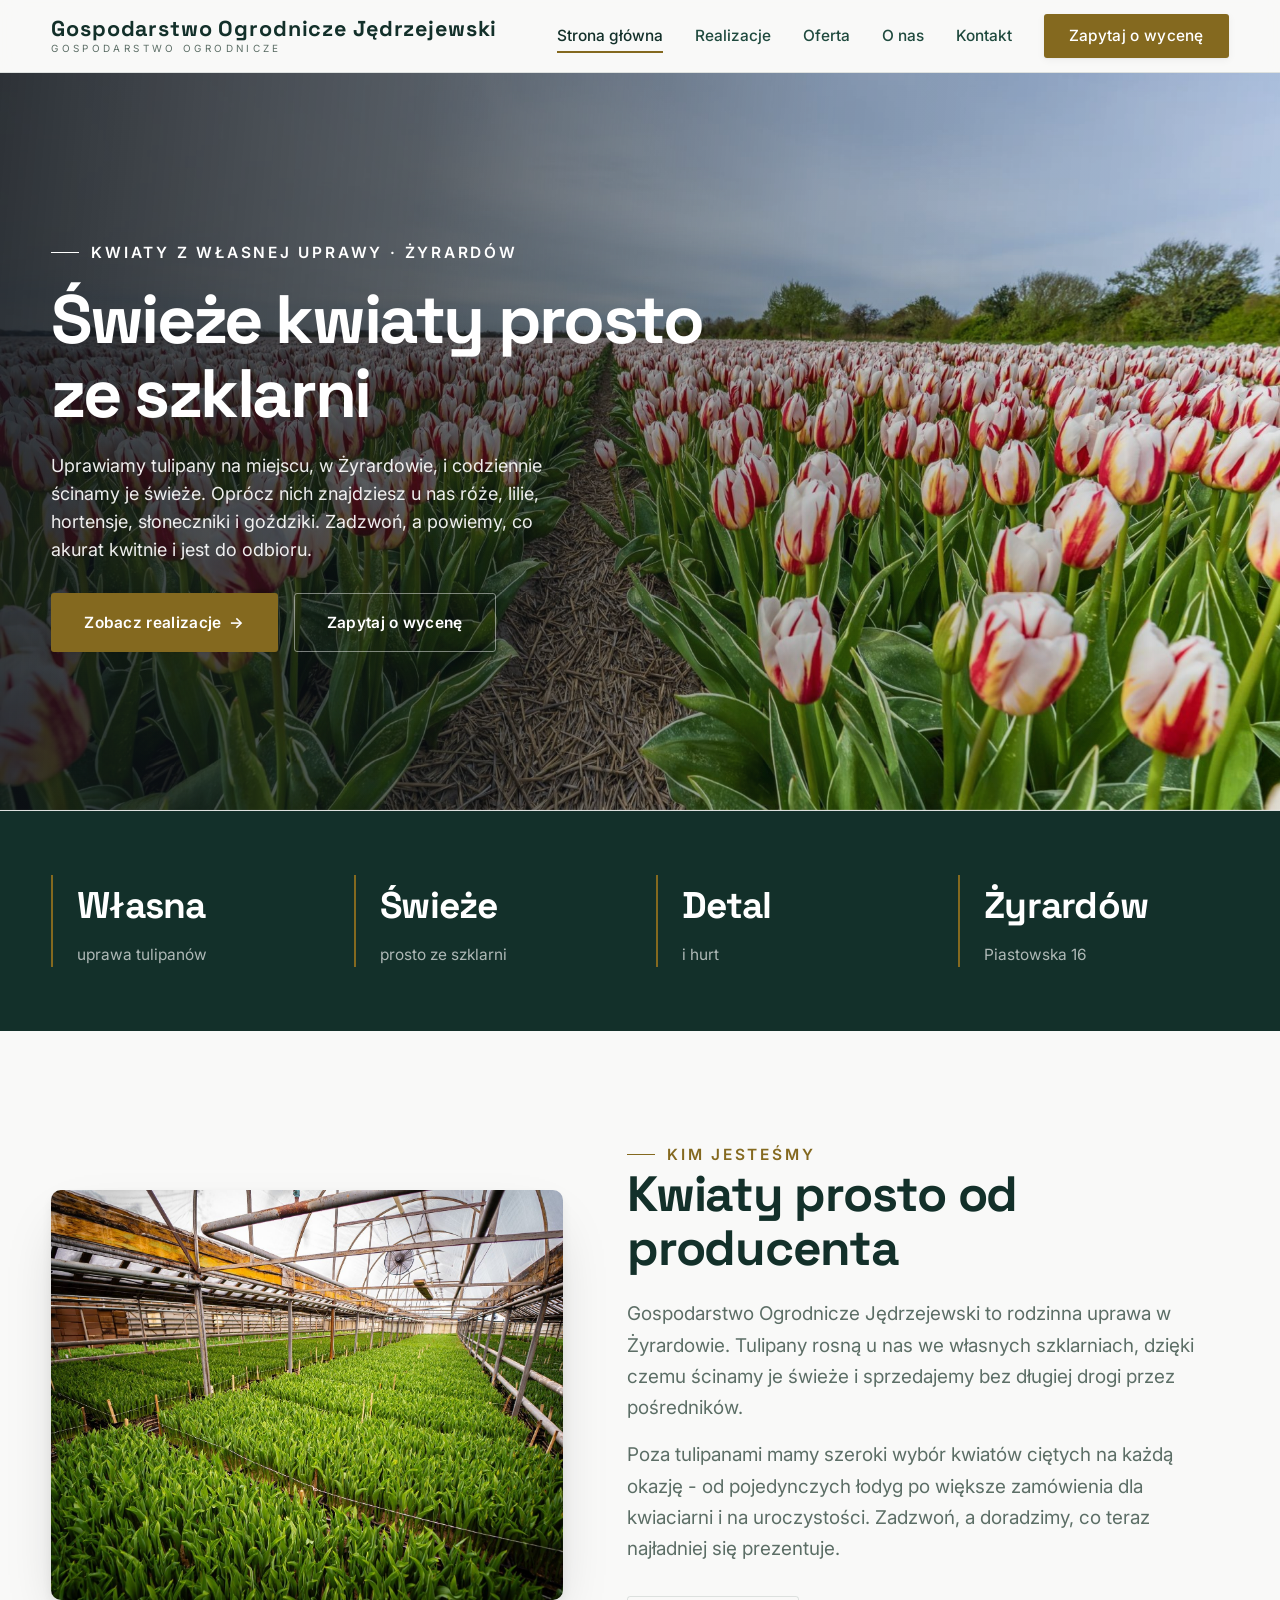
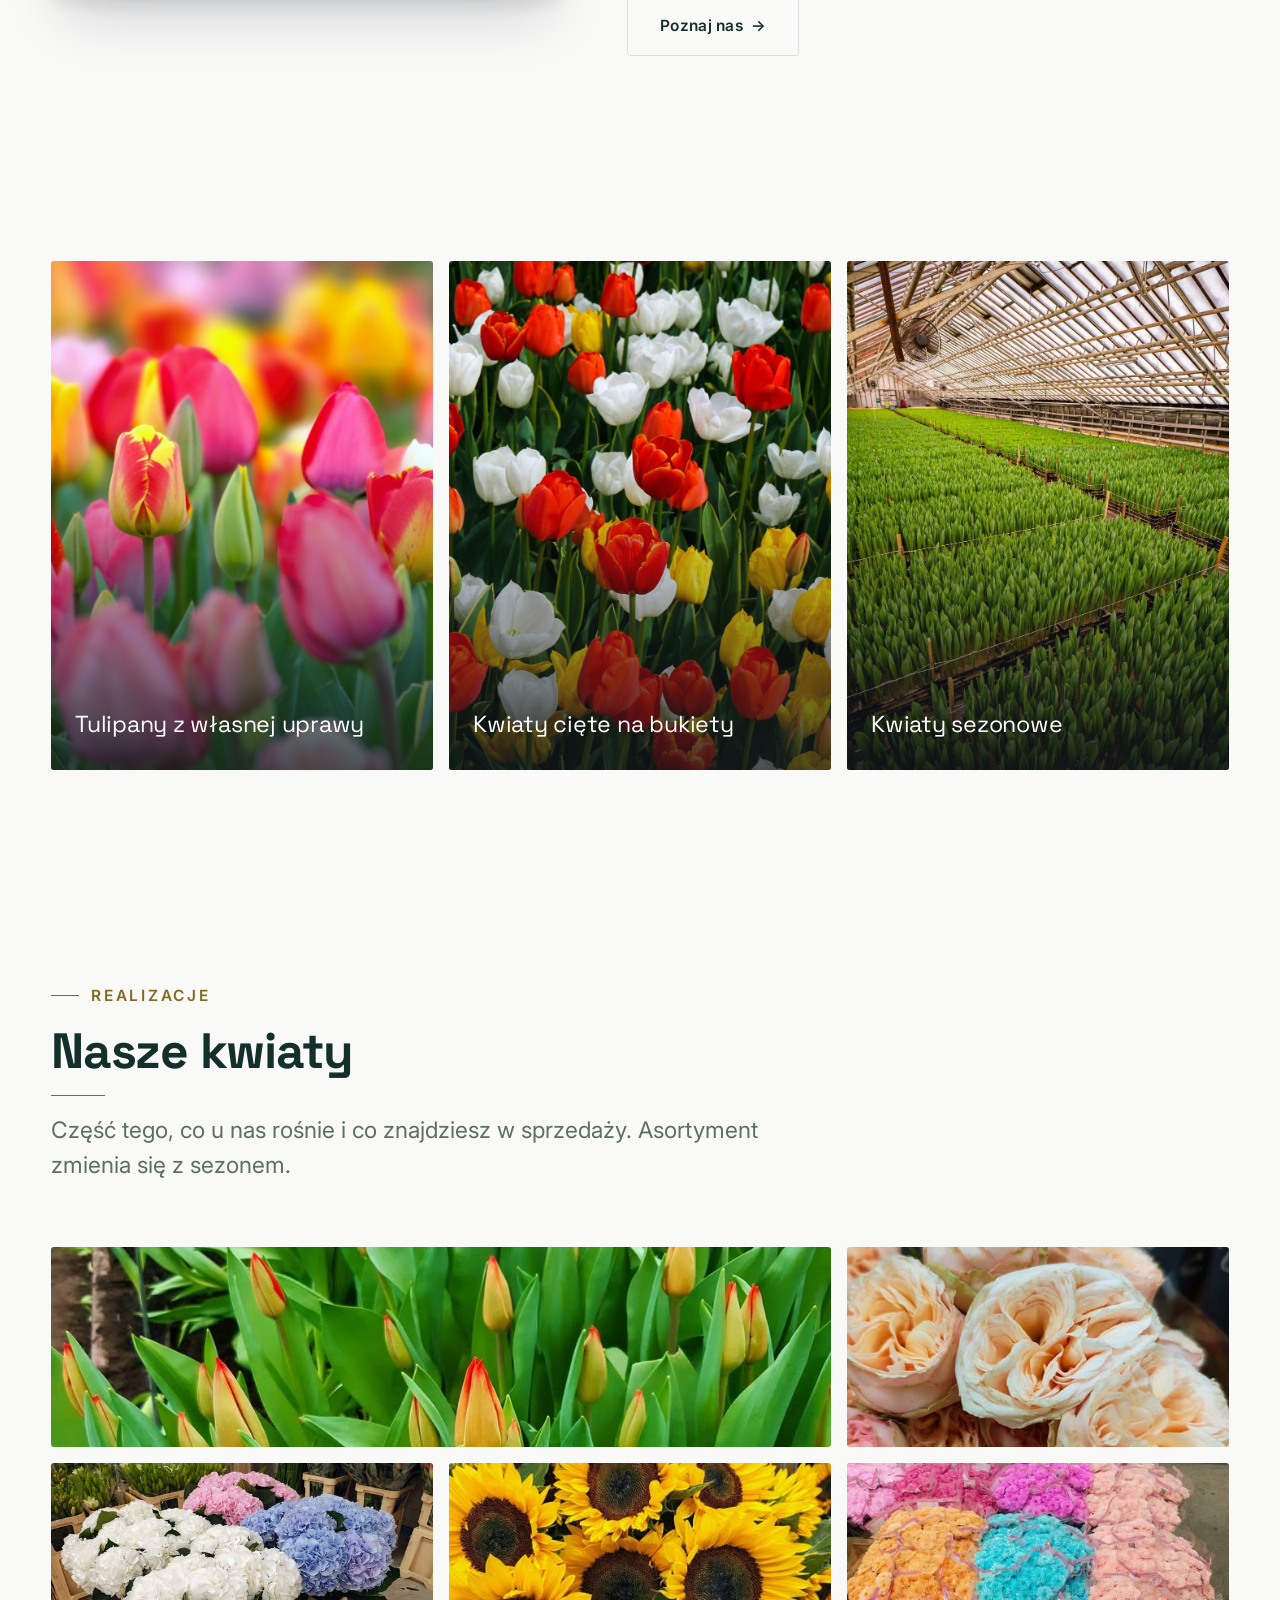
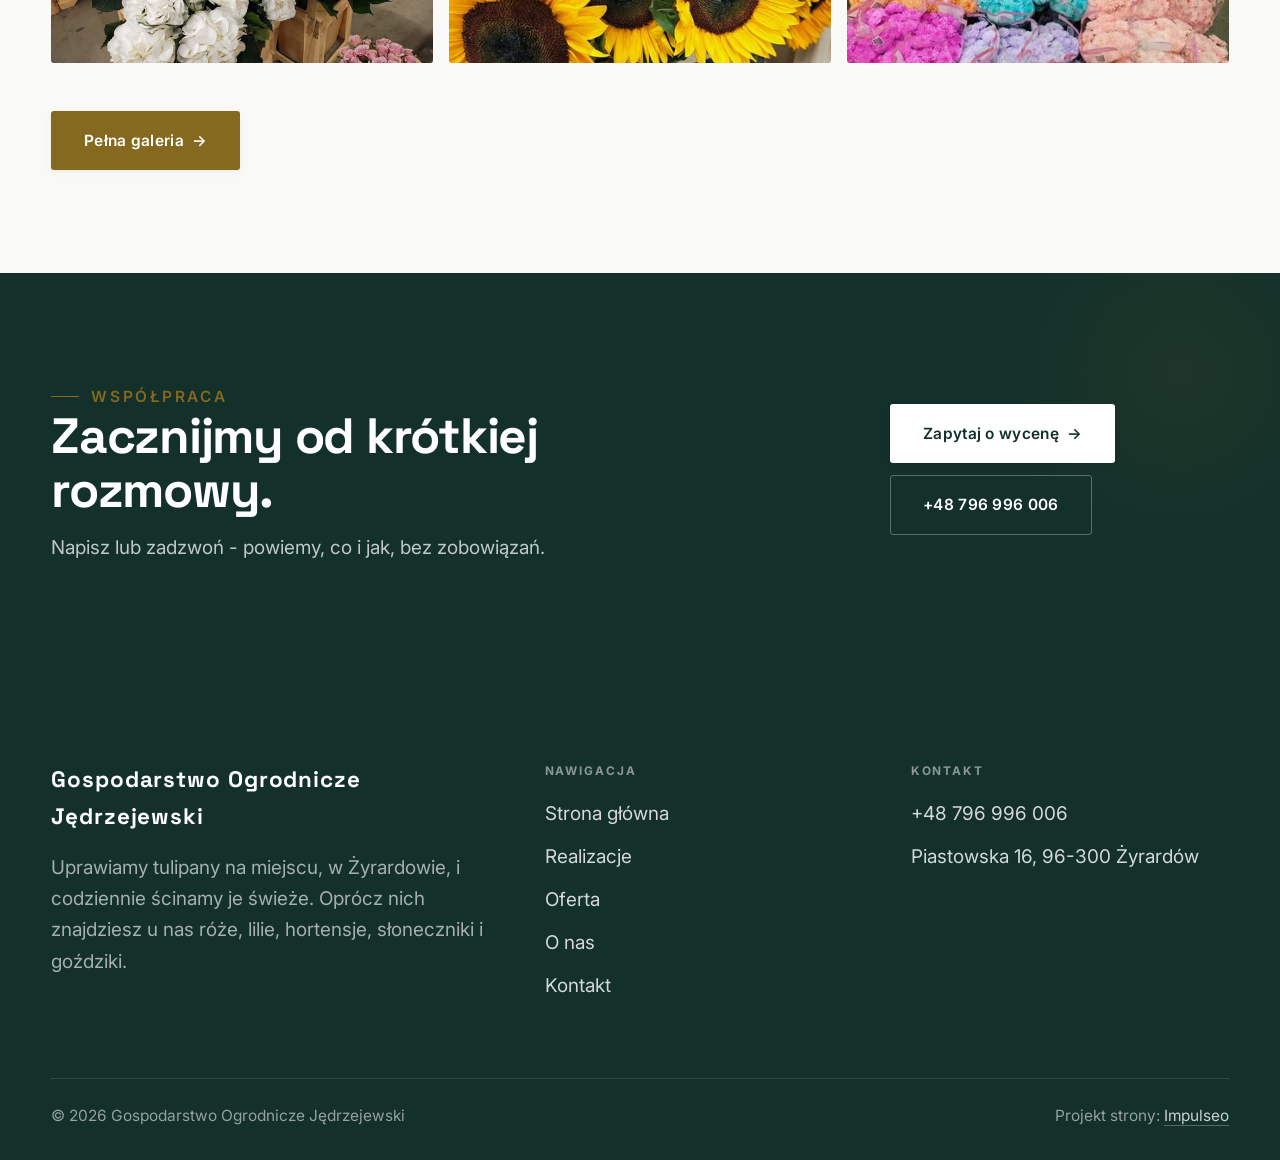
<file: index.html>
<!DOCTYPE html>
<html lang="pl">
<head>
<meta name="robots" content="noindex, nofollow">
<meta charset="UTF-8">
<meta name="viewport" content="width=device-width, initial-scale=1.0">
<title>Gospodarstwo Ogrodnicze Jędrzejewski</title>
<meta name="description" content="Gospodarstwo Ogrodnicze Jędrzejewski w Żyrardowie - tulipany z własnej uprawy i świeże kwiaty cięte prosto ze szklarni. Róże, lilie, hortensje, słoneczniki, goździki. Sprzedaż detaliczna i hurtowa. Zadzwoń i zapytaj o dostępność.">
<link rel="preconnect" href="https://fonts.googleapis.com">
<link rel="preconnect" href="https://fonts.gstatic.com" crossorigin>
<link href="https://fonts.googleapis.com/css2?family=Space+Grotesk:wght@500;600;700&family=Inter:wght@400;500;600&display=swap" rel="stylesheet">
<link rel="stylesheet" href="assets/styles.css">
</head>
<body>

<header class="nav">
  <div class="wrap nav-inner">
    <a class="brand" href="index.html"><span class="name">Gospodarstwo Ogrodnicze Jędrzejewski</span><span class="sub">Gospodarstwo Ogrodnicze</span></a>
    <nav class="nav-links">
      <a href="index.html" class="active">Strona główna</a>
      <a href="realizacje.html">Realizacje</a>
      <a href="oferta.html">Oferta</a>
      <a href="o-nas.html">O nas</a>
      <a href="kontakt.html">Kontakt</a>
      <a href="kontakt.html" class="btn btn-accent">Zapytaj o wycenę</a>
    </nav>
    <button class="nav-toggle" aria-label="Menu"><span></span><span></span><span></span></button>
  </div>
</header>

<section class="hero-cine">
  <img src="img/g9.jpg" alt="Gospodarstwo Ogrodnicze Jędrzejewski - Świeże kwiaty prosto ze szklarni">
  <div class="wrap">
    <div class="hero-copy">
      <span class="eyebrow">Kwiaty z własnej uprawy · Żyrardów</span>
      <h1>Świeże kwiaty prosto ze szklarni</h1>
      <p class="lead">Uprawiamy tulipany na miejscu, w Żyrardowie, i codziennie ścinamy je świeże. Oprócz nich znajdziesz u nas róże, lilie, hortensje, słoneczniki i goździki. Zadzwoń, a powiemy, co akurat kwitnie i jest do odbioru.</p>
      <div class="hero-actions">
        <a href="realizacje.html" class="btn btn-accent">Zobacz realizacje <span class="arr">→</span></a>
        <a href="kontakt.html" class="btn btn-ghost" style="color:#fff;border-color:rgba(255,255,255,.45)">Zapytaj o wycenę</a>
      </div>
    </div>
  </div>
</section>
<section class="strip" style="padding-block:0">
  <div class="wrap">
    <div class="item reveal"><div class="k">Własna</div><div class="v">uprawa tulipanów</div></div>
    <div class="item reveal"><div class="k">Świeże</div><div class="v">prosto ze szklarni</div></div>
    <div class="item reveal"><div class="k">Detal</div><div class="v">i hurt</div></div>
    <div class="item reveal"><div class="k">Żyrardów</div><div class="v">Piastowska 16</div></div>
  </div>
</section>
<section>
  <div class="wrap split">
    <div class="split-art reveal"><img src="img/g10.jpg" alt="Gospodarstwo Ogrodnicze Jędrzejewski - realizacja" loading="lazy"></div>
    <div class="split-copy reveal">
      <span class="eyebrow">Kim jesteśmy</span>
      <h2>Kwiaty prosto od producenta</h2>
      <p class="muted">Gospodarstwo Ogrodnicze Jędrzejewski to rodzinna uprawa w Żyrardowie. Tulipany rosną u nas we własnych szklarniach, dzięki czemu ścinamy je świeże i sprzedajemy bez długiej drogi przez pośredników.</p>
      <p class="muted">Poza tulipanami mamy szeroki wybór kwiatów ciętych na każdą okazję - od pojedynczych łodyg po większe zamówienia dla kwiaciarni i na uroczystości. Zadzwoń, a doradzimy, co teraz najładniej się prezentuje.</p>
      <a href="o-nas.html" class="btn btn-ghost">Poznaj nas <span class="arr">→</span></a>
    </div>
  </div>
</section>
<section class="gateways-band">
  <div class="wrap">
    <div class="gateways">
      <a href="oferta.html" class="gateway reveal"><img src="img/g11.jpg" alt="Tulipany z własnej uprawy" loading="lazy"><span class="g-ttl">Tulipany z własnej uprawy</span></a>
      <a href="oferta.html" class="gateway reveal"><img src="img/g13.jpg" alt="Kwiaty cięte na bukiety" loading="lazy"><span class="g-ttl">Kwiaty cięte na bukiety</span></a>
      <a href="oferta.html" class="gateway reveal"><img src="img/g14.jpg" alt="Kwiaty sezonowe" loading="lazy"><span class="g-ttl">Kwiaty sezonowe</span></a>
    </div>
  </div>
</section>
<section>
  <div class="wrap">
    <div class="head reveal">
      <span class="eyebrow">Realizacje</span>
      <h2>Nasze kwiaty</h2>
      <p>Część tego, co u nas rośnie i co znajdziesz w sprzedaży. Asortyment zmienia się z sezonem.</p>
    </div>
    <div class="gallery">
      <div class="tile t-two3 reveal"><img src="img/g1.jpg" alt="Tulipany z naszej szklarni" loading="lazy"><div class="cap">Tulipany z naszej szklarni</div></div>
      <div class="tile t-third reveal"><img src="img/g2.jpg" alt="Róże ogrodowe" loading="lazy"><div class="cap">Róże ogrodowe</div></div>
      <div class="tile t-third reveal"><img src="img/g3.jpg" alt="Hortensje i kwiaty cięte" loading="lazy"><div class="cap">Hortensje i kwiaty cięte</div></div>
      <div class="tile t-third reveal"><img src="img/g4.jpg" alt="Słoneczniki" loading="lazy"><div class="cap">Słoneczniki</div></div>
      <div class="tile t-third reveal"><img src="img/g5.jpg" alt="Goździki w pęczkach" loading="lazy"><div class="cap">Goździki w pęczkach</div></div>
    </div>
    <div style="margin-top:var(--space-7)" class="reveal"><a href="realizacje.html" class="btn btn-accent">Pełna galeria <span class="arr">→</span></a></div>
  </div>
</section>
<section class="cta">
  <div class="wrap">
    <div class="reveal">
      <span class="eyebrow">Współpraca</span>
      <h2>Zacznijmy od krótkiej rozmowy.</h2>
      <p>Napisz lub zadzwoń - powiemy, co i jak, bez zobowiązań.</p>
    </div>
    <div class="cta-actions reveal">
      <a href="kontakt.html" class="btn btn-light">Zapytaj o wycenę <span class="arr">→</span></a>
      <a href="tel:+48796996006" class="btn btn-ghost" style="color:#fff;border-color:rgba(255,255,255,.3)">+48 796 996 006</a>
    </div>
  </div>
</section>

<footer>
  <div class="wrap">
    <div class="foot-grid">
      <div class="foot-brand">
        <div class="name">Gospodarstwo Ogrodnicze Jędrzejewski</div>
        <p>Uprawiamy tulipany na miejscu, w Żyrardowie, i codziennie ścinamy je świeże. Oprócz nich znajdziesz u nas róże, lilie, hortensje, słoneczniki i goździki.</p>
      </div>
      <div class="foot-col">
        <h4>Nawigacja</h4>
        <a href="index.html">Strona główna</a>
        <a href="realizacje.html">Realizacje</a>
        <a href="oferta.html">Oferta</a>
        <a href="o-nas.html">O nas</a>
        <a href="kontakt.html">Kontakt</a>
      </div>
      <div class="foot-col">
        <h4>Kontakt</h4>
        <a href="tel:+48796996006">+48 796 996 006</a>
        <p>Piastowska 16, 96-300 Żyrardów</p>
      </div>
    </div>
    <div class="foot-bot">
      <span>© 2026 Gospodarstwo Ogrodnicze Jędrzejewski</span>
      <span>Projekt strony: <a class="foot-credit" href="https://impulseo.pl" target="_blank" rel="noopener">Impulseo</a></span>
    </div>
  </div>
</footer>


<script src="assets/main.js"></script>
</body>
</html>
</file>
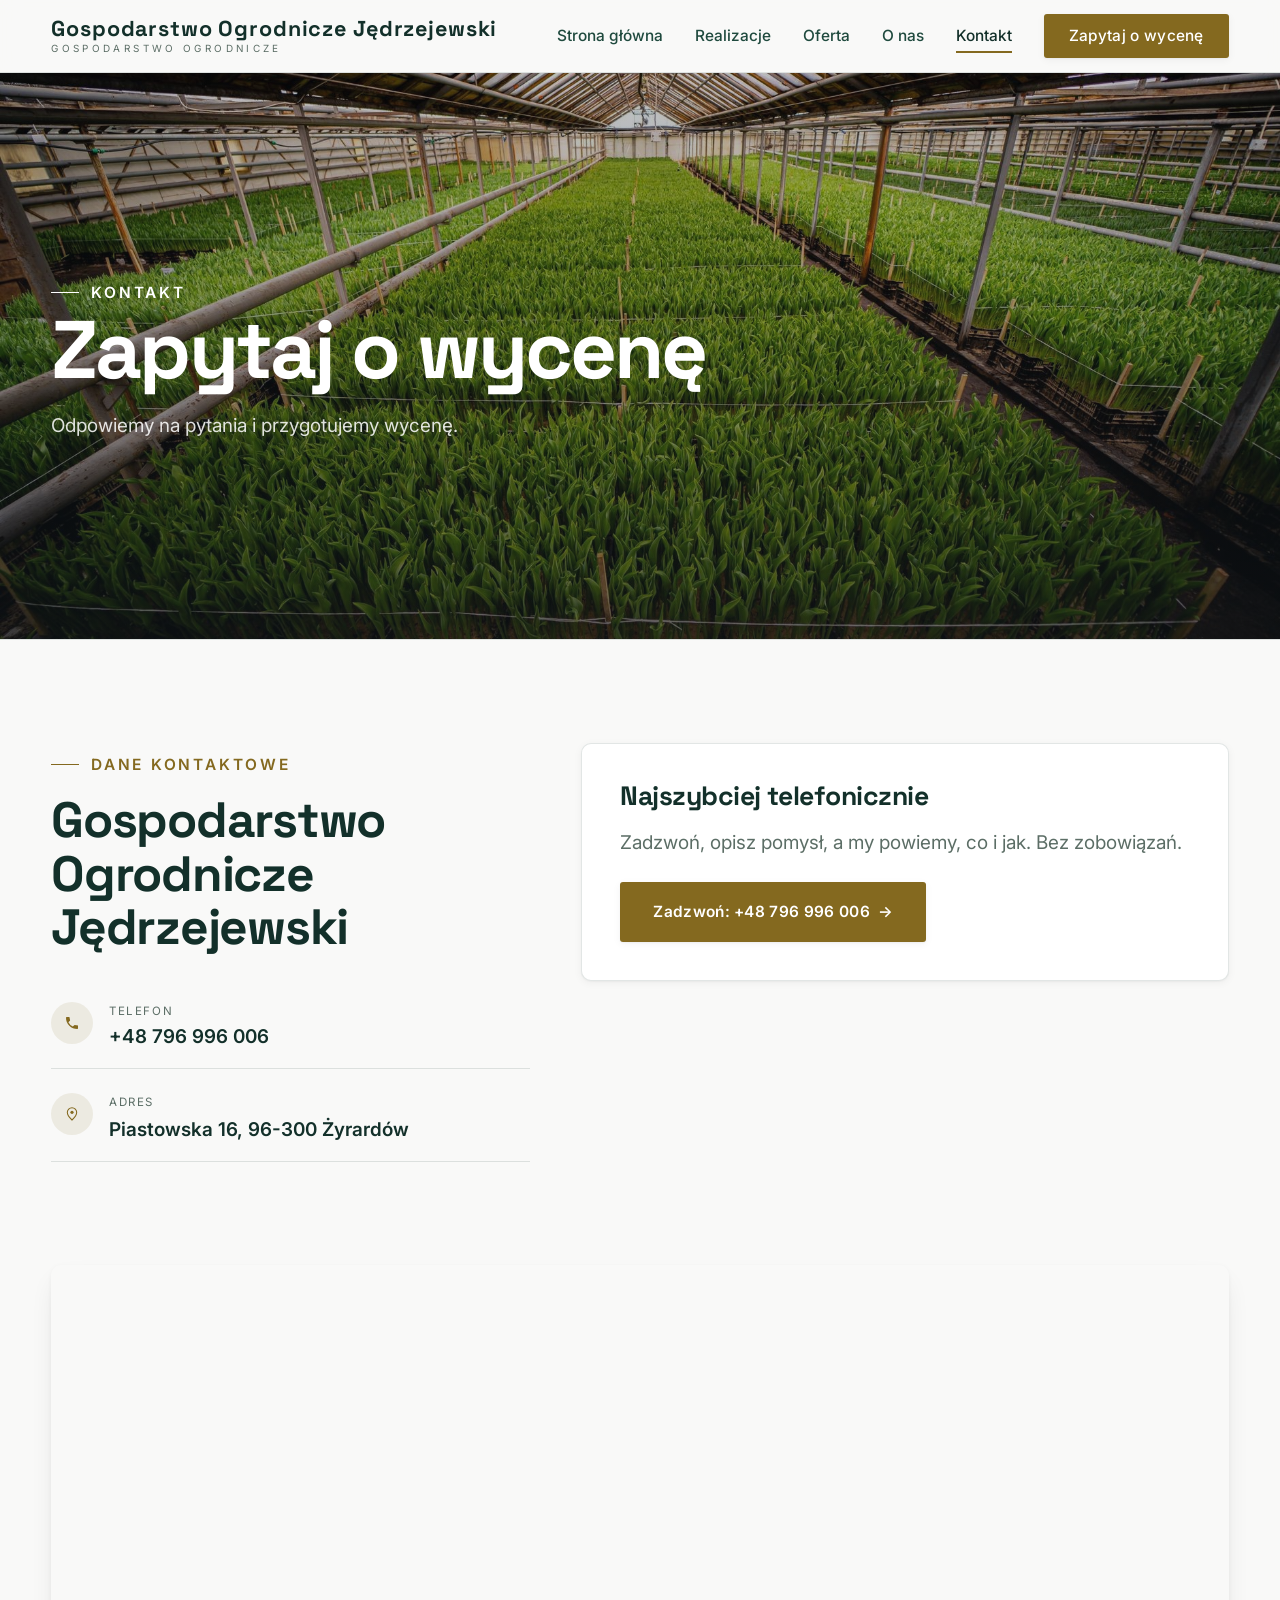
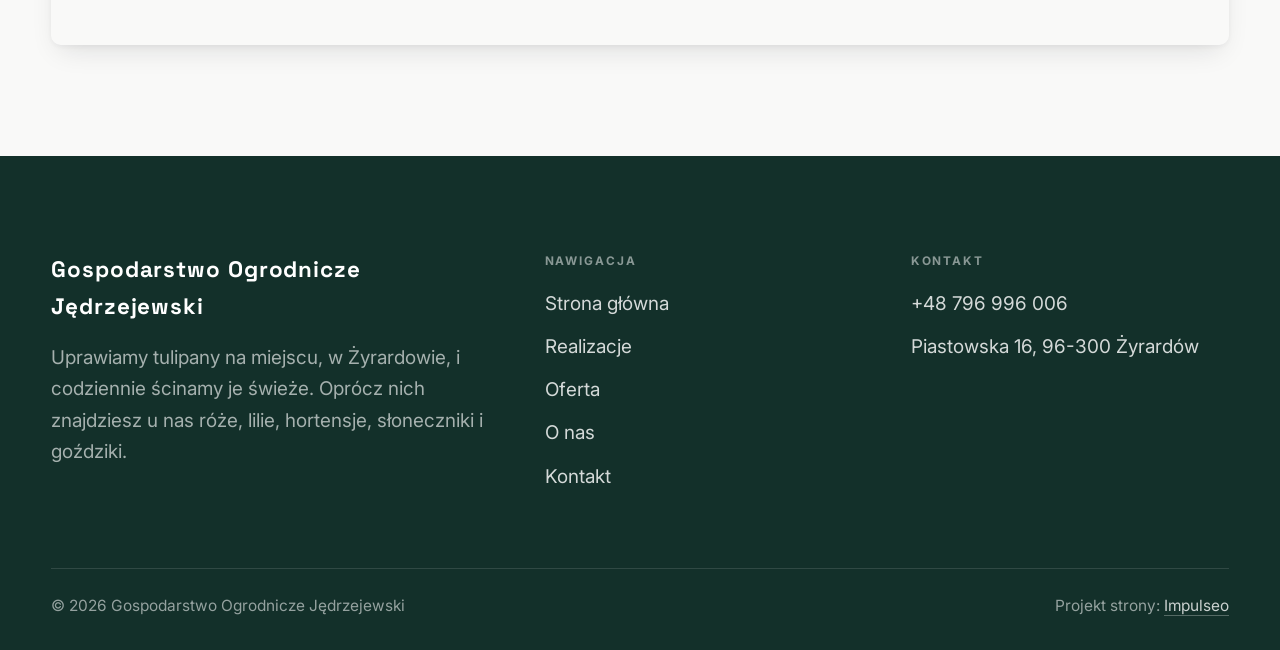
<file: kontakt.html>
<!DOCTYPE html>
<html lang="pl">
<head>
<meta name="robots" content="noindex, nofollow">
<meta charset="UTF-8">
<meta name="viewport" content="width=device-width, initial-scale=1.0">
<title>Kontakt - Gospodarstwo Ogrodnicze Jędrzejewski</title>
<meta name="description" content="Kontakt Gospodarstwo Ogrodnicze Jędrzejewski - Piastowska 16, 96-300 Żyrardów">
<link rel="preconnect" href="https://fonts.googleapis.com">
<link rel="preconnect" href="https://fonts.gstatic.com" crossorigin>
<link href="https://fonts.googleapis.com/css2?family=Space+Grotesk:wght@500;600;700&family=Inter:wght@400;500;600&display=swap" rel="stylesheet">
<link rel="stylesheet" href="assets/styles.css">
</head>
<body>

<header class="nav">
  <div class="wrap nav-inner">
    <a class="brand" href="index.html"><span class="name">Gospodarstwo Ogrodnicze Jędrzejewski</span><span class="sub">Gospodarstwo Ogrodnicze</span></a>
    <nav class="nav-links">
      <a href="index.html">Strona główna</a>
      <a href="realizacje.html">Realizacje</a>
      <a href="oferta.html">Oferta</a>
      <a href="o-nas.html">O nas</a>
      <a href="kontakt.html" class="active">Kontakt</a>
      <a href="kontakt.html" class="btn btn-accent">Zapytaj o wycenę</a>
    </nav>
    <button class="nav-toggle" aria-label="Menu"><span></span><span></span><span></span></button>
  </div>
</header>

<section class="pagehead">
  <img src="img/about.jpg" alt="Gospodarstwo Ogrodnicze Jędrzejewski - Zapytaj o wycenę">
  <div class="wrap">
    <span class="eyebrow">Kontakt</span>
    <h1>Zapytaj o wycenę</h1>
    <p>Odpowiemy na pytania i przygotujemy wycenę.</p>
  </div>
</section>
<section>
  <div class="wrap contact-grid">
    <div class="reveal">
      <span class="eyebrow">Dane kontaktowe</span>
      <h2 style="margin:var(--space-4) 0 var(--space-6)">Gospodarstwo Ogrodnicze Jędrzejewski</h2>
      <div class="info-list">
        <div class="info-row"><div class="ic"><svg class="ico-tel" width="16" height="16" viewBox="0 0 24 24" fill="none" aria-hidden="true"><path d="M6.6 10.8a15.5 15.5 0 0 0 6.6 6.6l2.2-2.2a1 1 0 0 1 1-.24 11.4 11.4 0 0 0 3.6.58 1 1 0 0 1 1 1V20a1 1 0 0 1-1 1A17 17 0 0 1 3 4a1 1 0 0 1 1-1h3.5a1 1 0 0 1 1 1c0 1.25.2 2.46.58 3.6a1 1 0 0 1-.25 1l-2.23 2.2Z" fill="currentColor"/></svg></div><div><div class="lbl">Telefon</div><a class="val" href="tel:+48796996006">+48 796 996 006</a></div></div>
        <div class="info-row"><div class="ic"><svg class="ico-pin" width="16" height="16" viewBox="0 0 24 24" fill="none" aria-hidden="true"><path d="M12 21s7-6.1 7-11.5A7 7 0 0 0 5 9.5C5 14.9 12 21 12 21Z" stroke="currentColor" stroke-width="1.6" fill="none"/><circle cx="12" cy="9.5" r="2.4" fill="currentColor"/></svg></div><div><div class="lbl">Adres</div><div class="val">Piastowska 16, 96-300 Żyrardów</div></div></div>
      </div>
    </div>
    <div class="reveal">
      <div class="form">
        <h3 style="margin-bottom:var(--space-4)">Najszybciej telefonicznie</h3>
        <p class="muted" style="margin-bottom:var(--space-5)">Zadzwoń, opisz pomysł, a my powiemy, co i jak. Bez zobowiązań.</p>
        <a href="tel:+48796996006" class="btn btn-accent" style="justify-content:center">Zadzwoń: +48 796 996 006 <span class="arr">→</span></a>
      </div>
    </div>
  </div>
</section>
<section style="padding-top:0">
  <div class="wrap reveal">
    <iframe class="map" title="Gospodarstwo Ogrodnicze Jędrzejewski - Żyrardów" src="https://maps.google.com/maps?q=Gospodarstwo%20Ogrodnicze%20J%C4%99drzejewski%20%C5%BByrard%C3%B3w&z=15&output=embed" loading="lazy" referrerpolicy="no-referrer-when-downgrade"></iframe>
  </div>
</section>

<footer>
  <div class="wrap">
    <div class="foot-grid">
      <div class="foot-brand">
        <div class="name">Gospodarstwo Ogrodnicze Jędrzejewski</div>
        <p>Uprawiamy tulipany na miejscu, w Żyrardowie, i codziennie ścinamy je świeże. Oprócz nich znajdziesz u nas róże, lilie, hortensje, słoneczniki i goździki.</p>
      </div>
      <div class="foot-col">
        <h4>Nawigacja</h4>
        <a href="index.html">Strona główna</a>
        <a href="realizacje.html">Realizacje</a>
        <a href="oferta.html">Oferta</a>
        <a href="o-nas.html">O nas</a>
        <a href="kontakt.html">Kontakt</a>
      </div>
      <div class="foot-col">
        <h4>Kontakt</h4>
        <a href="tel:+48796996006">+48 796 996 006</a>
        <p>Piastowska 16, 96-300 Żyrardów</p>
      </div>
    </div>
    <div class="foot-bot">
      <span>© 2026 Gospodarstwo Ogrodnicze Jędrzejewski</span>
      <span>Projekt strony: <a class="foot-credit" href="https://impulseo.pl" target="_blank" rel="noopener">Impulseo</a></span>
    </div>
  </div>
</footer>


<script src="assets/main.js"></script>
</body>
</html>
</file>
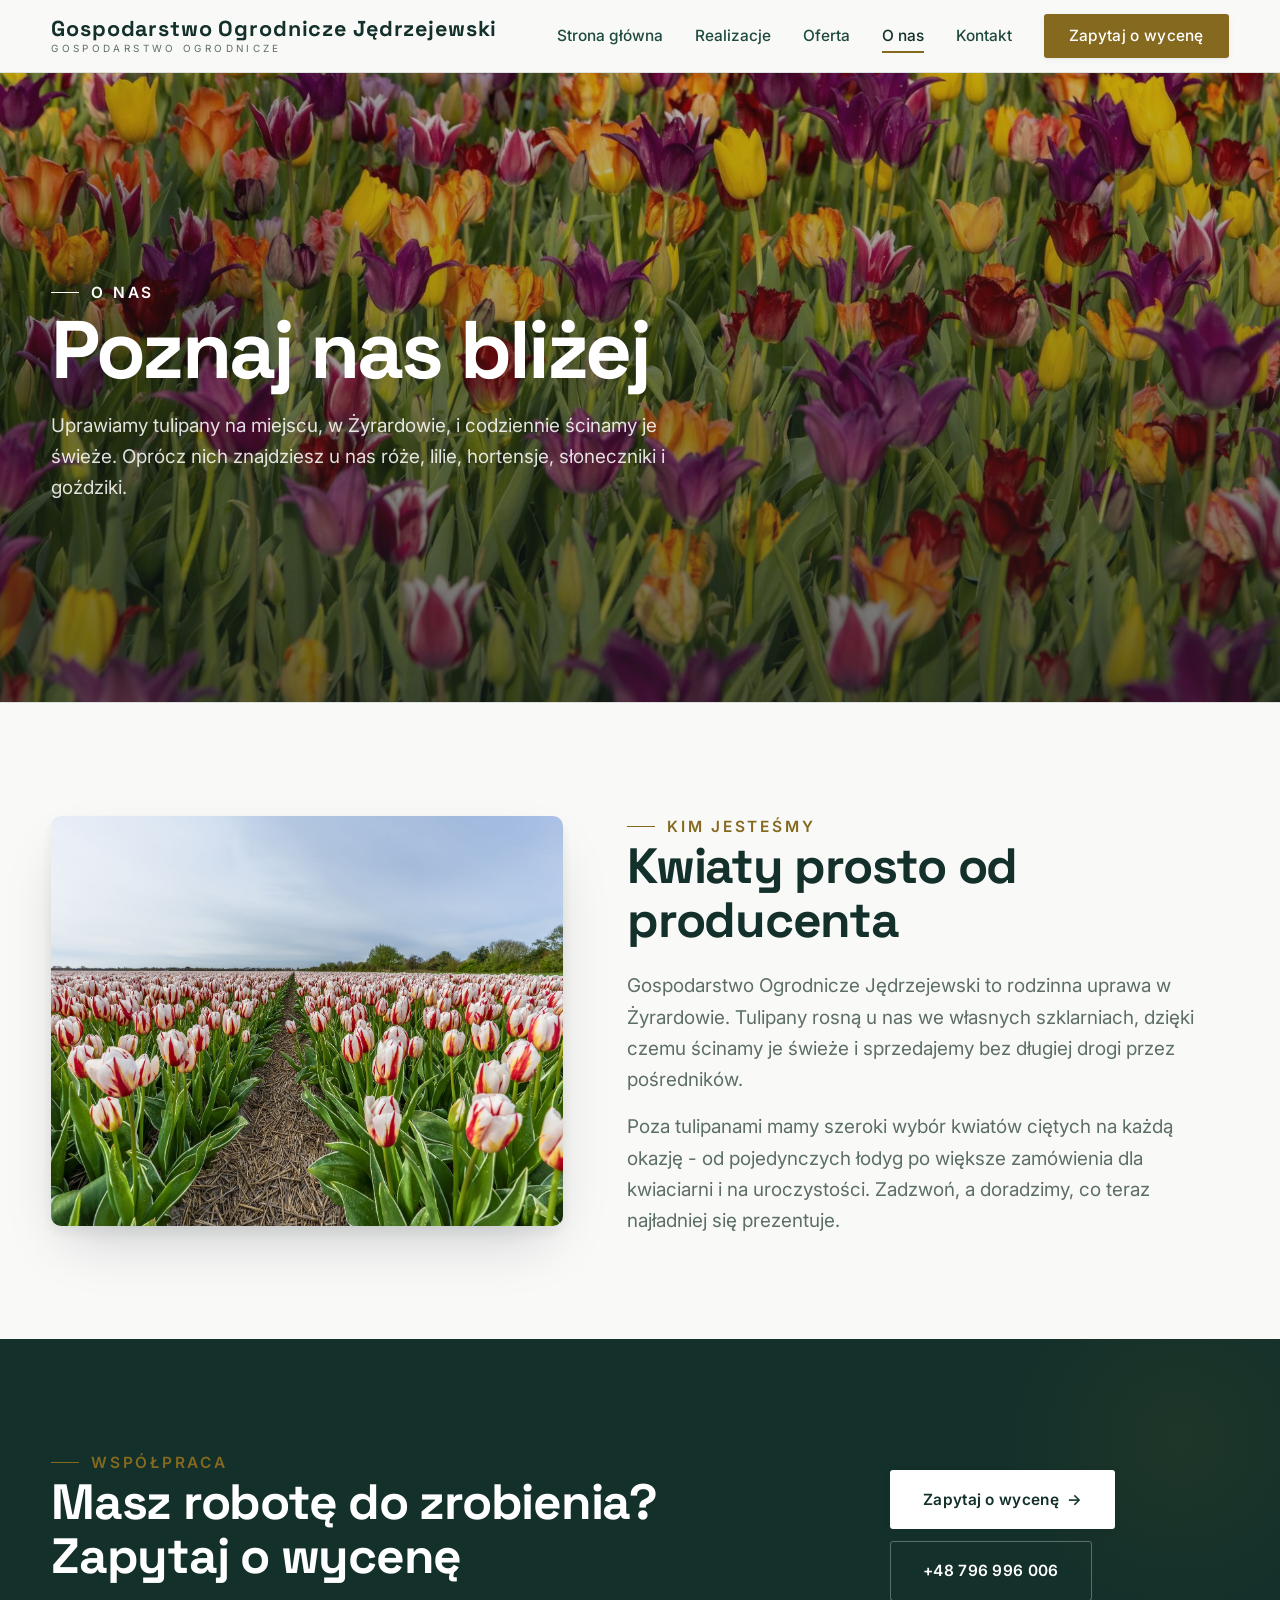
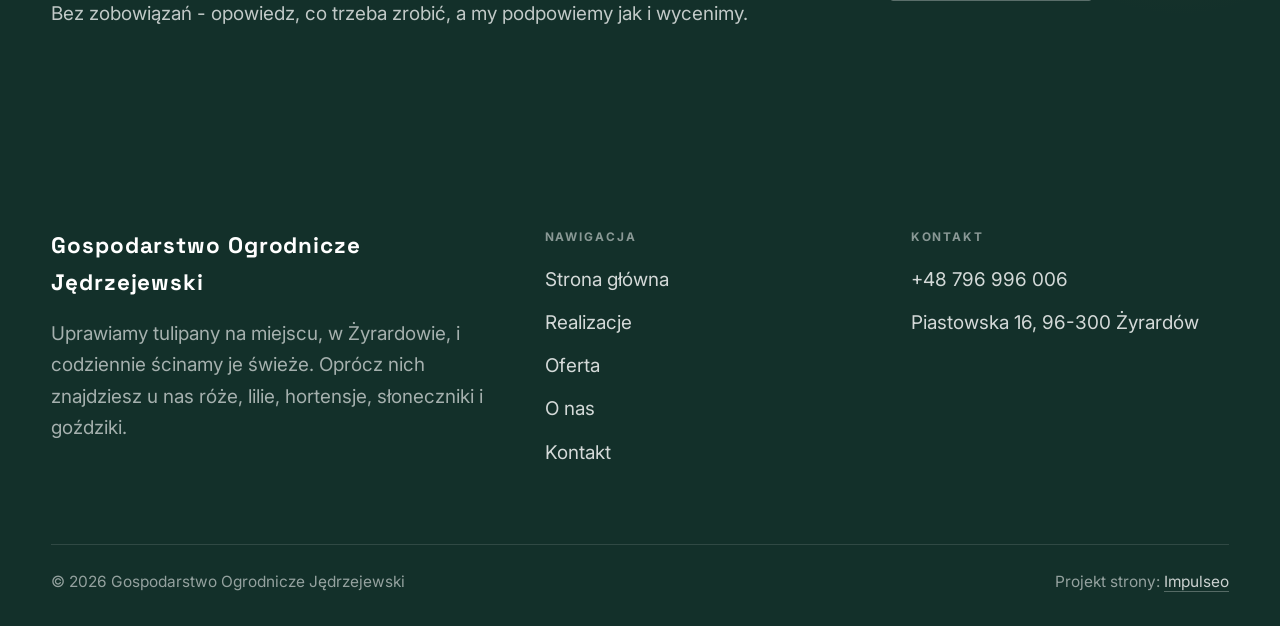
<file: o-nas.html>
<!DOCTYPE html>
<html lang="pl">
<head>
<meta name="robots" content="noindex, nofollow">
<meta charset="UTF-8">
<meta name="viewport" content="width=device-width, initial-scale=1.0">
<title>O nas - Gospodarstwo Ogrodnicze Jędrzejewski</title>
<meta name="description" content="Gospodarstwo Ogrodnicze Jędrzejewski w Żyrardowie - tulipany z własnej uprawy i świeże kwiaty cięte prosto ze szklarni. Róże, lilie, hortensje, słoneczniki, goździki. Sprzedaż detaliczna i hurtowa. Zadzwoń i zapytaj o dostępność.">
<link rel="preconnect" href="https://fonts.googleapis.com">
<link rel="preconnect" href="https://fonts.gstatic.com" crossorigin>
<link href="https://fonts.googleapis.com/css2?family=Space+Grotesk:wght@500;600;700&family=Inter:wght@400;500;600&display=swap" rel="stylesheet">
<link rel="stylesheet" href="assets/styles.css">
</head>
<body>

<header class="nav">
  <div class="wrap nav-inner">
    <a class="brand" href="index.html"><span class="name">Gospodarstwo Ogrodnicze Jędrzejewski</span><span class="sub">Gospodarstwo Ogrodnicze</span></a>
    <nav class="nav-links">
      <a href="index.html">Strona główna</a>
      <a href="realizacje.html">Realizacje</a>
      <a href="oferta.html">Oferta</a>
      <a href="o-nas.html" class="active">O nas</a>
      <a href="kontakt.html">Kontakt</a>
      <a href="kontakt.html" class="btn btn-accent">Zapytaj o wycenę</a>
    </nav>
    <button class="nav-toggle" aria-label="Menu"><span></span><span></span><span></span></button>
  </div>
</header>

<section class="pagehead">
  <img src="img/g8.jpg" alt="Gospodarstwo Ogrodnicze Jędrzejewski - Poznaj nas bliżej">
  <div class="wrap">
    <span class="eyebrow">O nas</span>
    <h1>Poznaj nas bliżej</h1>
    <p>Uprawiamy tulipany na miejscu, w Żyrardowie, i codziennie ścinamy je świeże. Oprócz nich znajdziesz u nas róże, lilie, hortensje, słoneczniki i goździki.</p>
  </div>
</section>
<section>
  <div class="wrap split">
    <div class="split-art reveal"><img src="img/g9.jpg" alt="Gospodarstwo Ogrodnicze Jędrzejewski" loading="lazy"></div>
    <div class="split-copy reveal">
      <span class="eyebrow">Kim jesteśmy</span>
      <h2>Kwiaty prosto od producenta</h2>
      <p class="muted">Gospodarstwo Ogrodnicze Jędrzejewski to rodzinna uprawa w Żyrardowie. Tulipany rosną u nas we własnych szklarniach, dzięki czemu ścinamy je świeże i sprzedajemy bez długiej drogi przez pośredników.</p>
      <p class="muted">Poza tulipanami mamy szeroki wybór kwiatów ciętych na każdą okazję - od pojedynczych łodyg po większe zamówienia dla kwiaciarni i na uroczystości. Zadzwoń, a doradzimy, co teraz najładniej się prezentuje.</p>
    </div>
  </div>
</section>


<section class="cta">
  <div class="wrap">
    <div class="reveal">
      <span class="eyebrow">Współpraca</span>
      <h2>Masz robotę do zrobienia? Zapytaj o wycenę</h2>
      <p>Bez zobowiązań - opowiedz, co trzeba zrobić, a my podpowiemy jak i wycenimy.</p>
    </div>
    <div class="cta-actions reveal">
      <a href="kontakt.html" class="btn btn-light">Zapytaj o wycenę <span class="arr">→</span></a>
      <a href="tel:+48796996006" class="btn btn-ghost" style="color:#fff;border-color:rgba(255,255,255,.3)">+48 796 996 006</a>
    </div>
  </div>
</section>

<footer>
  <div class="wrap">
    <div class="foot-grid">
      <div class="foot-brand">
        <div class="name">Gospodarstwo Ogrodnicze Jędrzejewski</div>
        <p>Uprawiamy tulipany na miejscu, w Żyrardowie, i codziennie ścinamy je świeże. Oprócz nich znajdziesz u nas róże, lilie, hortensje, słoneczniki i goździki.</p>
      </div>
      <div class="foot-col">
        <h4>Nawigacja</h4>
        <a href="index.html">Strona główna</a>
        <a href="realizacje.html">Realizacje</a>
        <a href="oferta.html">Oferta</a>
        <a href="o-nas.html">O nas</a>
        <a href="kontakt.html">Kontakt</a>
      </div>
      <div class="foot-col">
        <h4>Kontakt</h4>
        <a href="tel:+48796996006">+48 796 996 006</a>
        <p>Piastowska 16, 96-300 Żyrardów</p>
      </div>
    </div>
    <div class="foot-bot">
      <span>© 2026 Gospodarstwo Ogrodnicze Jędrzejewski</span>
      <span>Projekt strony: <a class="foot-credit" href="https://impulseo.pl" target="_blank" rel="noopener">Impulseo</a></span>
    </div>
  </div>
</footer>


<script src="assets/main.js"></script>
</body>
</html>
</file>
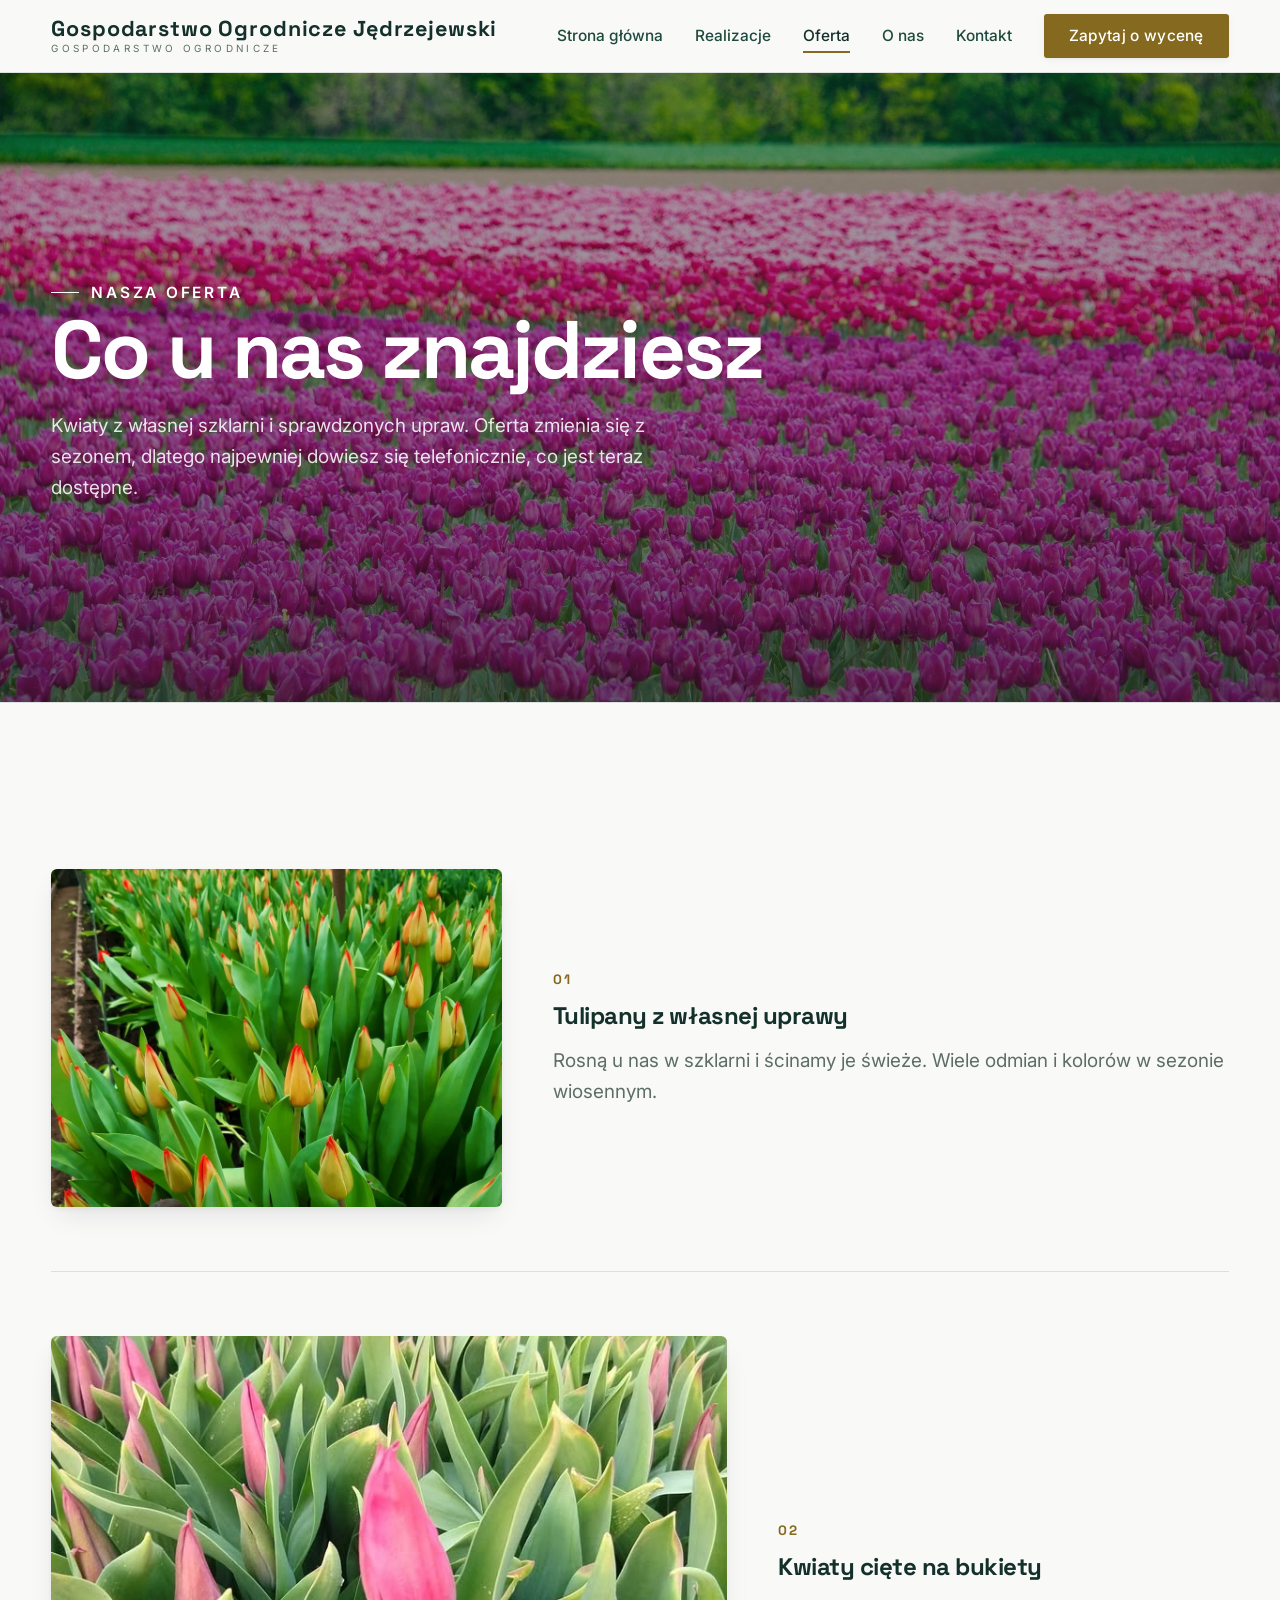
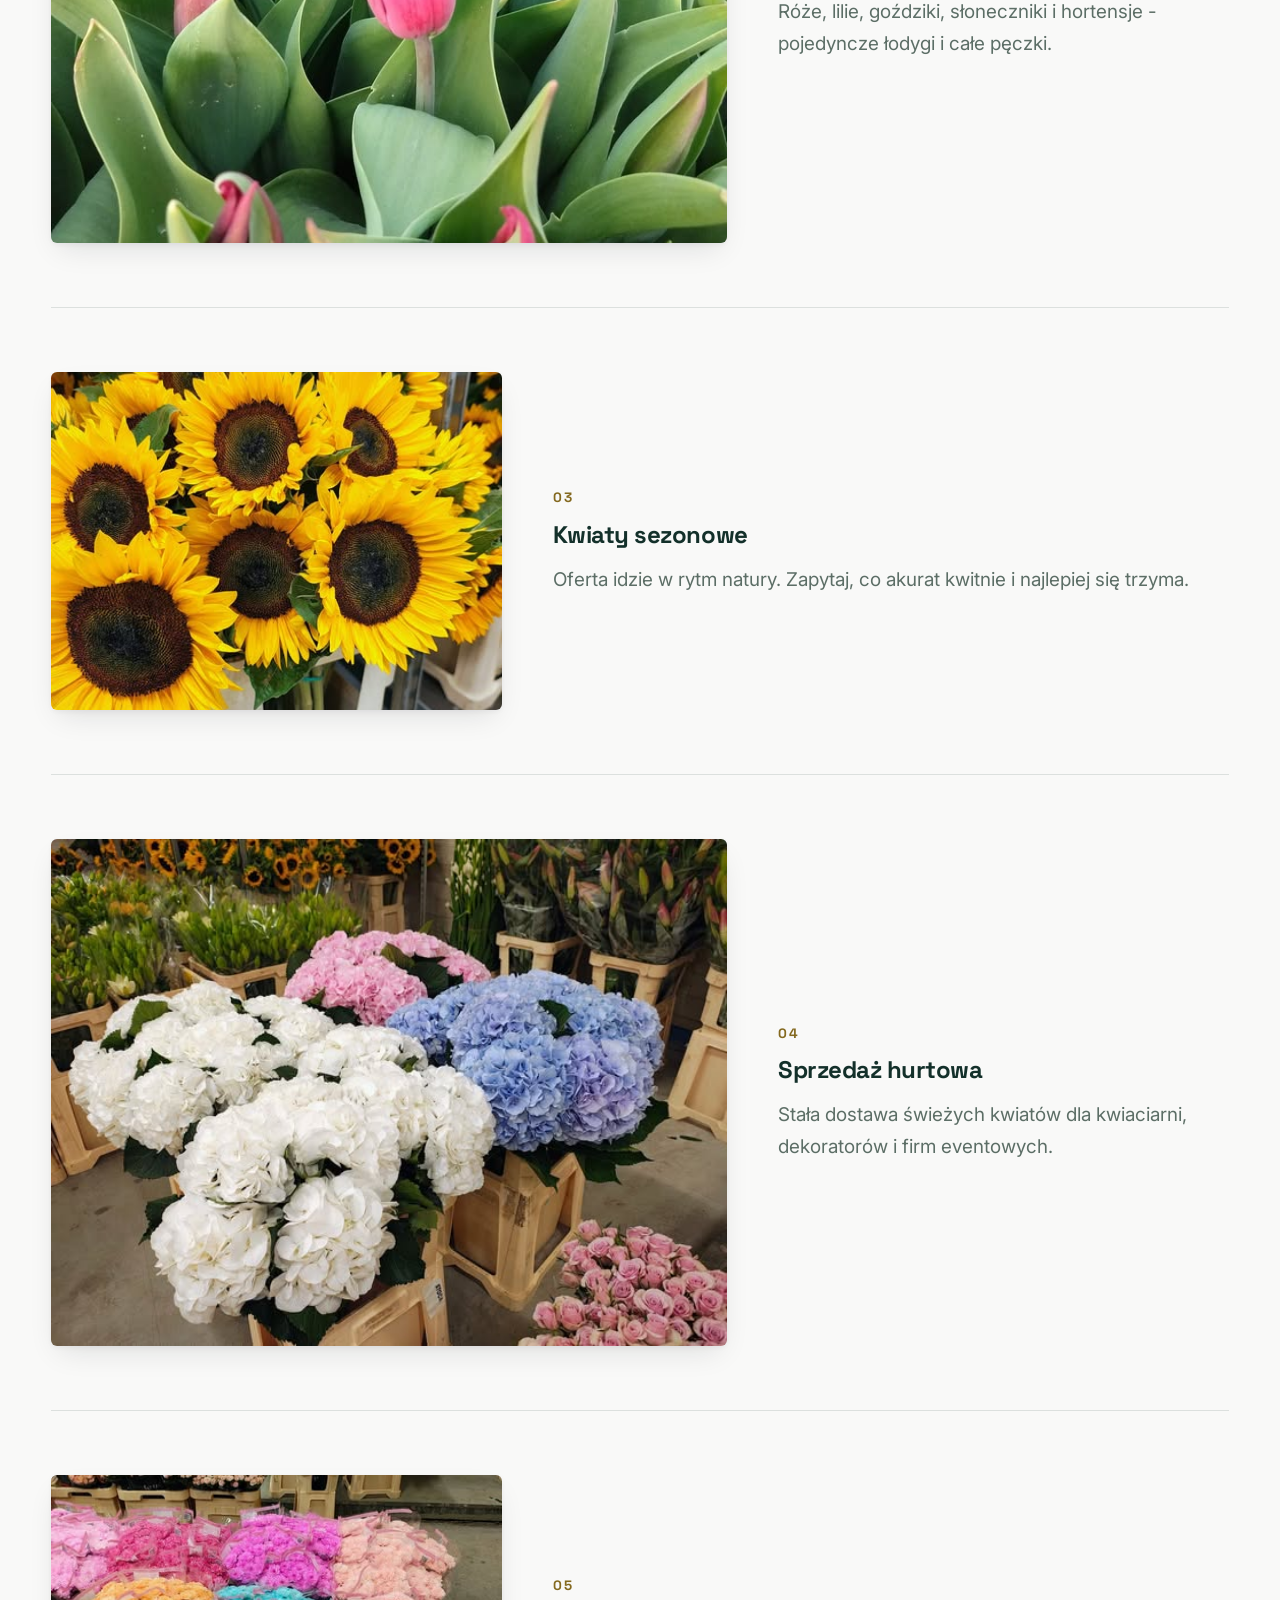
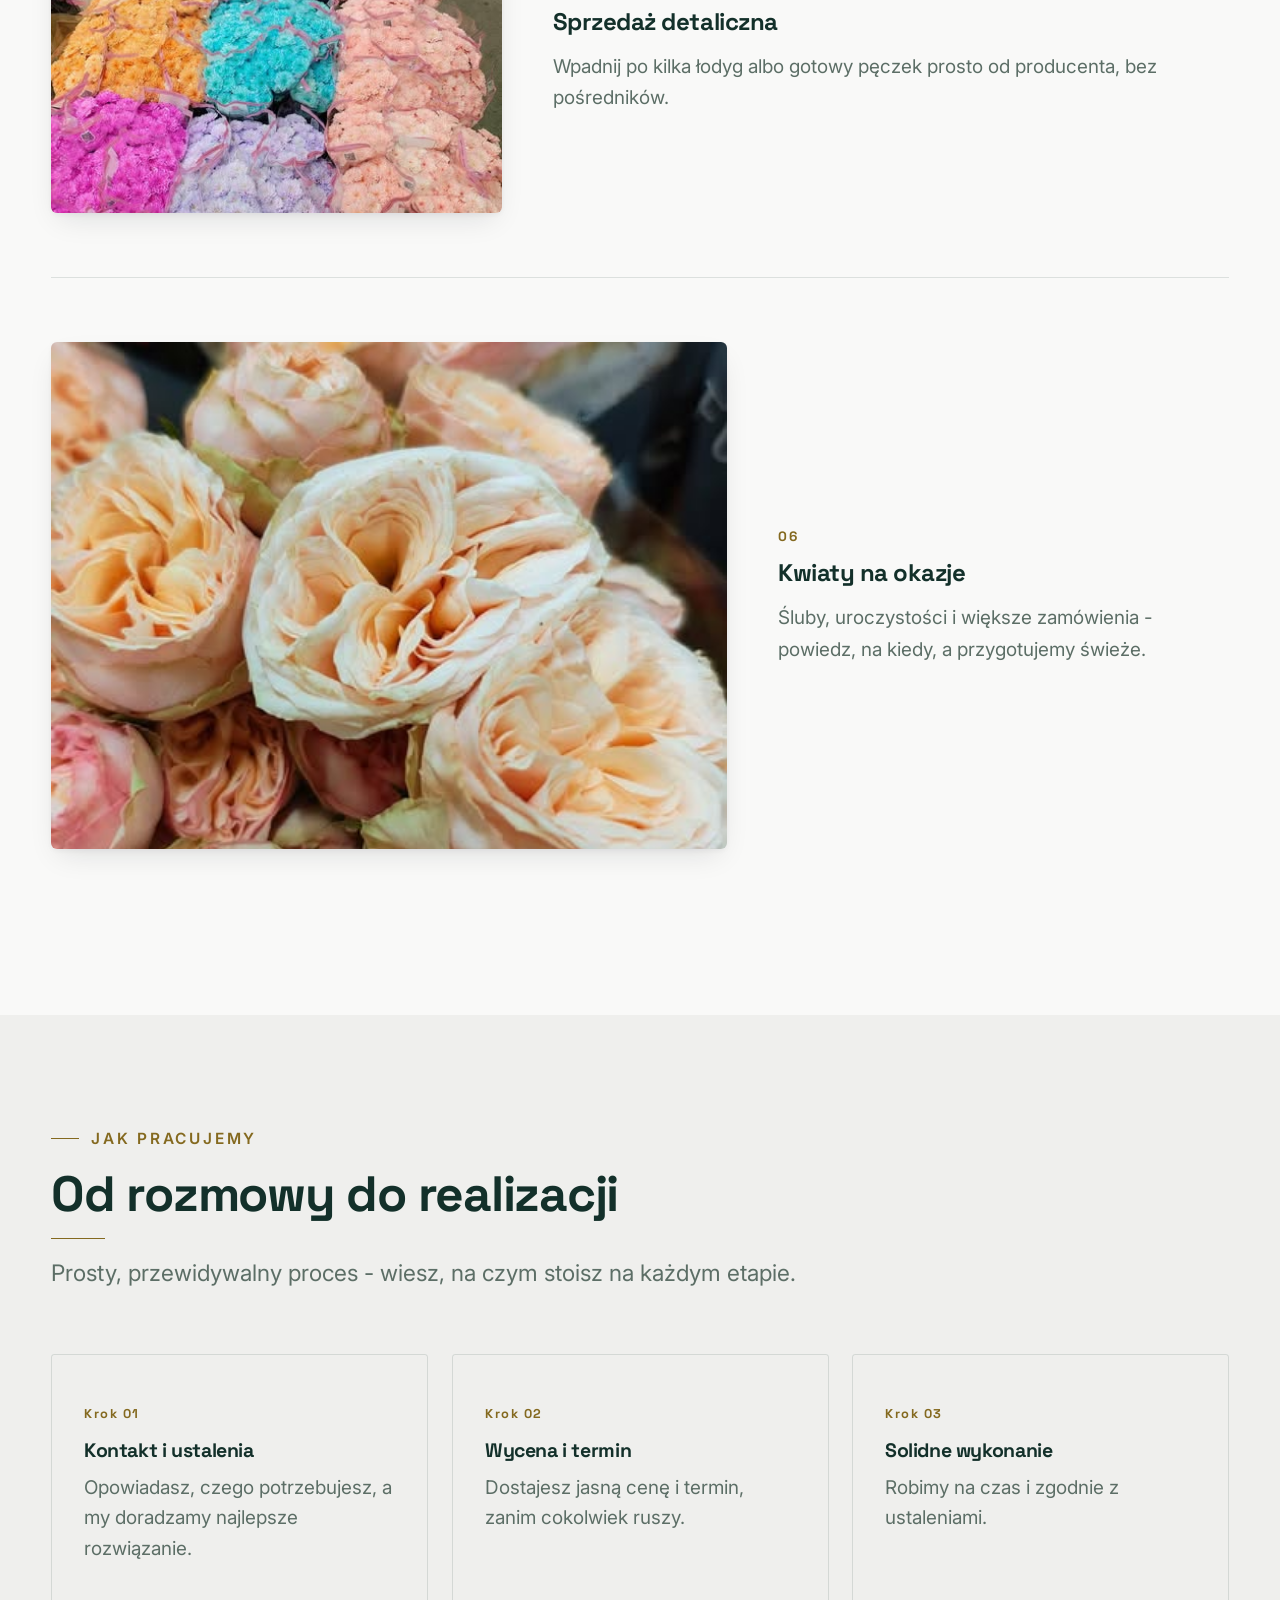
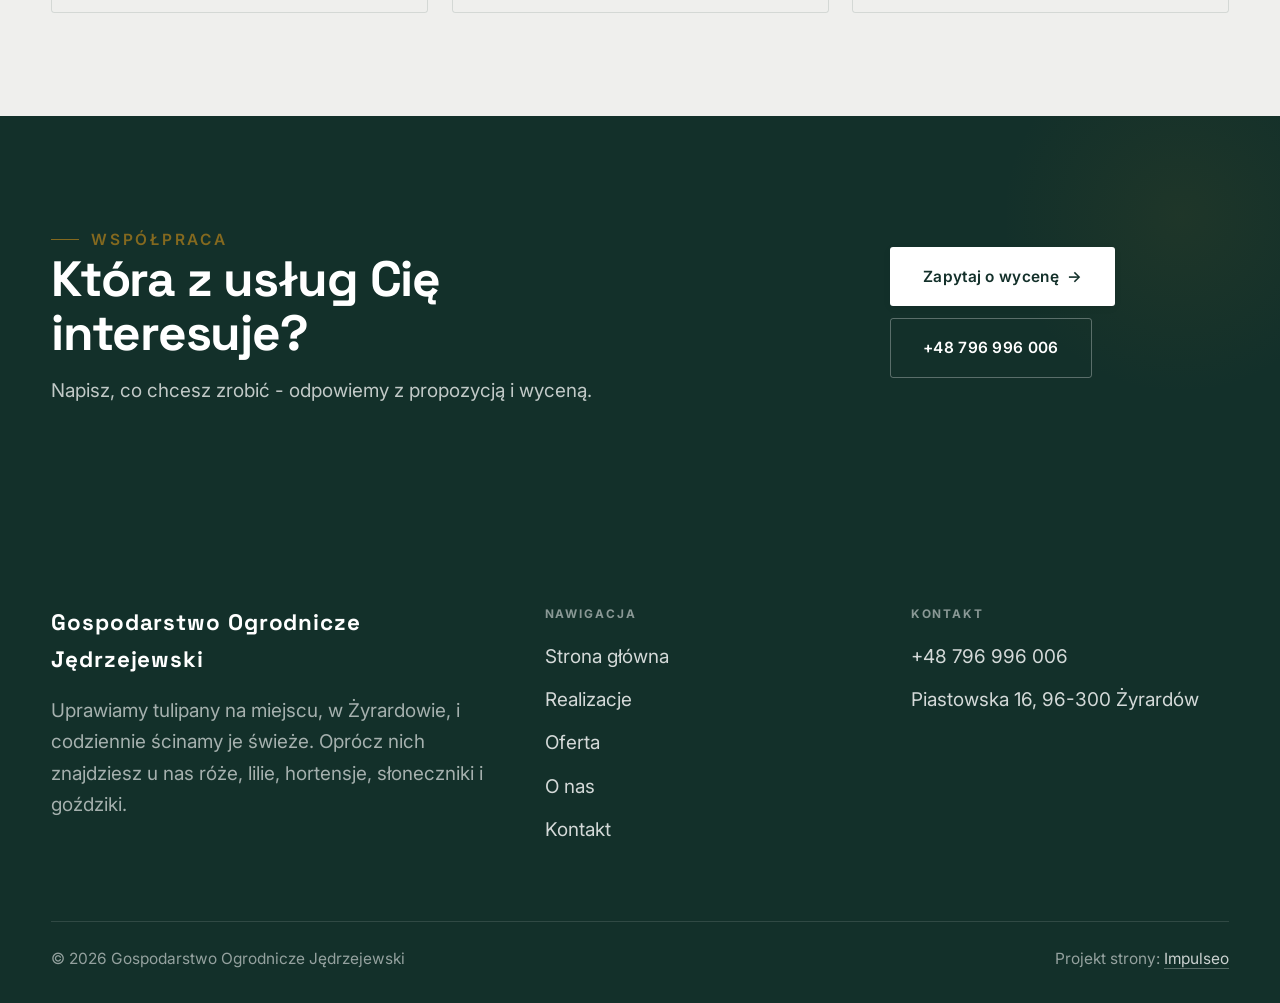
<file: oferta.html>
<!DOCTYPE html>
<html lang="pl">
<head>
<meta name="robots" content="noindex, nofollow">
<meta charset="UTF-8">
<meta name="viewport" content="width=device-width, initial-scale=1.0">
<title>Oferta - Gospodarstwo Ogrodnicze Jędrzejewski</title>
<meta name="description" content="Gospodarstwo Ogrodnicze Jędrzejewski w Żyrardowie - tulipany z własnej uprawy i świeże kwiaty cięte prosto ze szklarni. Róże, lilie, hortensje, słoneczniki, goździki. Sprzedaż detaliczna i hurtowa. Zadzwoń i zapytaj o dostępność.">
<link rel="preconnect" href="https://fonts.googleapis.com">
<link rel="preconnect" href="https://fonts.gstatic.com" crossorigin>
<link href="https://fonts.googleapis.com/css2?family=Space+Grotesk:wght@500;600;700&family=Inter:wght@400;500;600&display=swap" rel="stylesheet">
<link rel="stylesheet" href="assets/styles.css">
</head>
<body>

<header class="nav">
  <div class="wrap nav-inner">
    <a class="brand" href="index.html"><span class="name">Gospodarstwo Ogrodnicze Jędrzejewski</span><span class="sub">Gospodarstwo Ogrodnicze</span></a>
    <nav class="nav-links">
      <a href="index.html">Strona główna</a>
      <a href="realizacje.html">Realizacje</a>
      <a href="oferta.html" class="active">Oferta</a>
      <a href="o-nas.html">O nas</a>
      <a href="kontakt.html">Kontakt</a>
      <a href="kontakt.html" class="btn btn-accent">Zapytaj o wycenę</a>
    </nav>
    <button class="nav-toggle" aria-label="Menu"><span></span><span></span><span></span></button>
  </div>
</header>

<section class="pagehead">
  <img src="img/g15.jpg" alt="Gospodarstwo Ogrodnicze Jędrzejewski - Co u nas znajdziesz">
  <div class="wrap">
    <span class="eyebrow">Nasza oferta</span>
    <h1>Co u nas znajdziesz</h1>
    <p>Kwiaty z własnej szklarni i sprawdzonych upraw. Oferta zmienia się z sezonem, dlatego najpewniej dowiesz się telefonicznie, co jest teraz dostępne.</p>
  </div>
</section>
<section>
  <div class="wrap">
    <div class="svc-row reveal">
      <div class="svc-row-art"><img src="img/g1.jpg" alt="Tulipany z własnej uprawy" loading="lazy"></div>
      <div>
        <span class="num">01</span>
        <h3>Tulipany z własnej uprawy</h3>
        <p class="muted">Rosną u nas w szklarni i ścinamy je świeże. Wiele odmian i kolorów w sezonie wiosennym.</p>
      </div>
    </div>
    <div class="svc-row rev reveal">
      <div class="svc-row-art"><img src="img/g7.jpg" alt="Kwiaty cięte na bukiety" loading="lazy"></div>
      <div>
        <span class="num">02</span>
        <h3>Kwiaty cięte na bukiety</h3>
        <p class="muted">Róże, lilie, goździki, słoneczniki i hortensje - pojedyncze łodygi i całe pęczki.</p>
      </div>
    </div>
    <div class="svc-row reveal">
      <div class="svc-row-art"><img src="img/g4.jpg" alt="Kwiaty sezonowe" loading="lazy"></div>
      <div>
        <span class="num">03</span>
        <h3>Kwiaty sezonowe</h3>
        <p class="muted">Oferta idzie w rytm natury. Zapytaj, co akurat kwitnie i najlepiej się trzyma.</p>
      </div>
    </div>
    <div class="svc-row rev reveal">
      <div class="svc-row-art"><img src="img/g3.jpg" alt="Sprzedaż hurtowa" loading="lazy"></div>
      <div>
        <span class="num">04</span>
        <h3>Sprzedaż hurtowa</h3>
        <p class="muted">Stała dostawa świeżych kwiatów dla kwiaciarni, dekoratorów i firm eventowych.</p>
      </div>
    </div>
    <div class="svc-row reveal">
      <div class="svc-row-art"><img src="img/g5.jpg" alt="Sprzedaż detaliczna" loading="lazy"></div>
      <div>
        <span class="num">05</span>
        <h3>Sprzedaż detaliczna</h3>
        <p class="muted">Wpadnij po kilka łodyg albo gotowy pęczek prosto od producenta, bez pośredników.</p>
      </div>
    </div>
    <div class="svc-row rev reveal">
      <div class="svc-row-art"><img src="img/g2.jpg" alt="Kwiaty na okazje" loading="lazy"></div>
      <div>
        <span class="num">06</span>
        <h3>Kwiaty na okazje</h3>
        <p class="muted">Śluby, uroczystości i większe zamówienia - powiedz, na kiedy, a przygotujemy świeże.</p>
      </div>
    </div>
  </div>
</section>
<section class="trust">
  <div class="wrap">
    <div class="head reveal">
      <span class="eyebrow">Jak pracujemy</span>
      <h2>Od rozmowy do realizacji</h2>
      <p>Prosty, przewidywalny proces - wiesz, na czym stoisz na każdym etapie.</p>
    </div>
    <div class="svc-grid">
      <div class="svc reveal"><div class="ic">Krok 01</div><h3>Kontakt i ustalenia</h3><p>Opowiadasz, czego potrzebujesz, a my doradzamy najlepsze rozwiązanie.</p></div>
      <div class="svc reveal"><div class="ic">Krok 02</div><h3>Wycena i termin</h3><p>Dostajesz jasną cenę i termin, zanim cokolwiek ruszy.</p></div>
      <div class="svc reveal"><div class="ic">Krok 03</div><h3>Solidne wykonanie</h3><p>Robimy na czas i zgodnie z ustaleniami.</p></div>
    </div>
  </div>
</section>
<section class="cta">
  <div class="wrap">
    <div class="reveal">
      <span class="eyebrow">Współpraca</span>
      <h2>Która z usług Cię interesuje?</h2>
      <p>Napisz, co chcesz zrobić - odpowiemy z propozycją i wyceną.</p>
    </div>
    <div class="cta-actions reveal">
      <a href="kontakt.html" class="btn btn-light">Zapytaj o wycenę <span class="arr">→</span></a>
      <a href="tel:+48796996006" class="btn btn-ghost" style="color:#fff;border-color:rgba(255,255,255,.3)">+48 796 996 006</a>
    </div>
  </div>
</section>

<footer>
  <div class="wrap">
    <div class="foot-grid">
      <div class="foot-brand">
        <div class="name">Gospodarstwo Ogrodnicze Jędrzejewski</div>
        <p>Uprawiamy tulipany na miejscu, w Żyrardowie, i codziennie ścinamy je świeże. Oprócz nich znajdziesz u nas róże, lilie, hortensje, słoneczniki i goździki.</p>
      </div>
      <div class="foot-col">
        <h4>Nawigacja</h4>
        <a href="index.html">Strona główna</a>
        <a href="realizacje.html">Realizacje</a>
        <a href="oferta.html">Oferta</a>
        <a href="o-nas.html">O nas</a>
        <a href="kontakt.html">Kontakt</a>
      </div>
      <div class="foot-col">
        <h4>Kontakt</h4>
        <a href="tel:+48796996006">+48 796 996 006</a>
        <p>Piastowska 16, 96-300 Żyrardów</p>
      </div>
    </div>
    <div class="foot-bot">
      <span>© 2026 Gospodarstwo Ogrodnicze Jędrzejewski</span>
      <span>Projekt strony: <a class="foot-credit" href="https://impulseo.pl" target="_blank" rel="noopener">Impulseo</a></span>
    </div>
  </div>
</footer>


<script src="assets/main.js"></script>
</body>
</html>
</file>
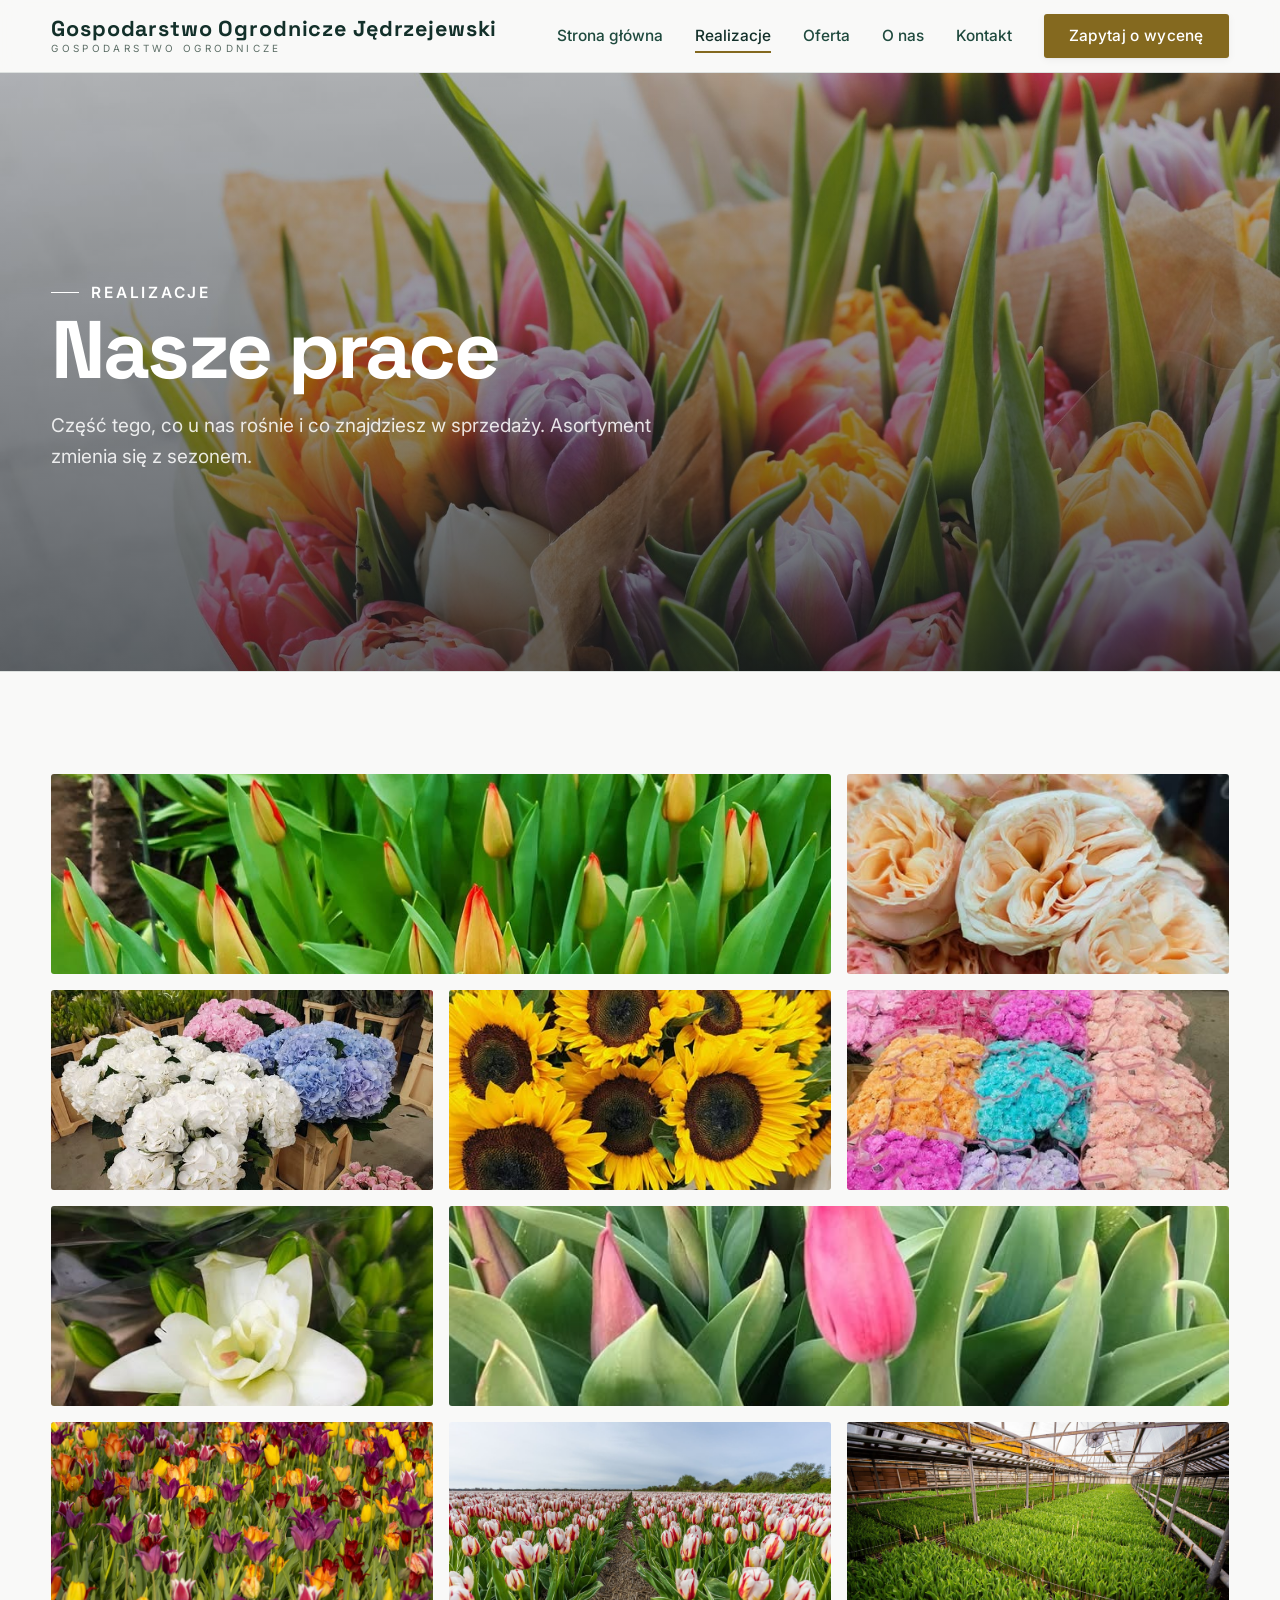
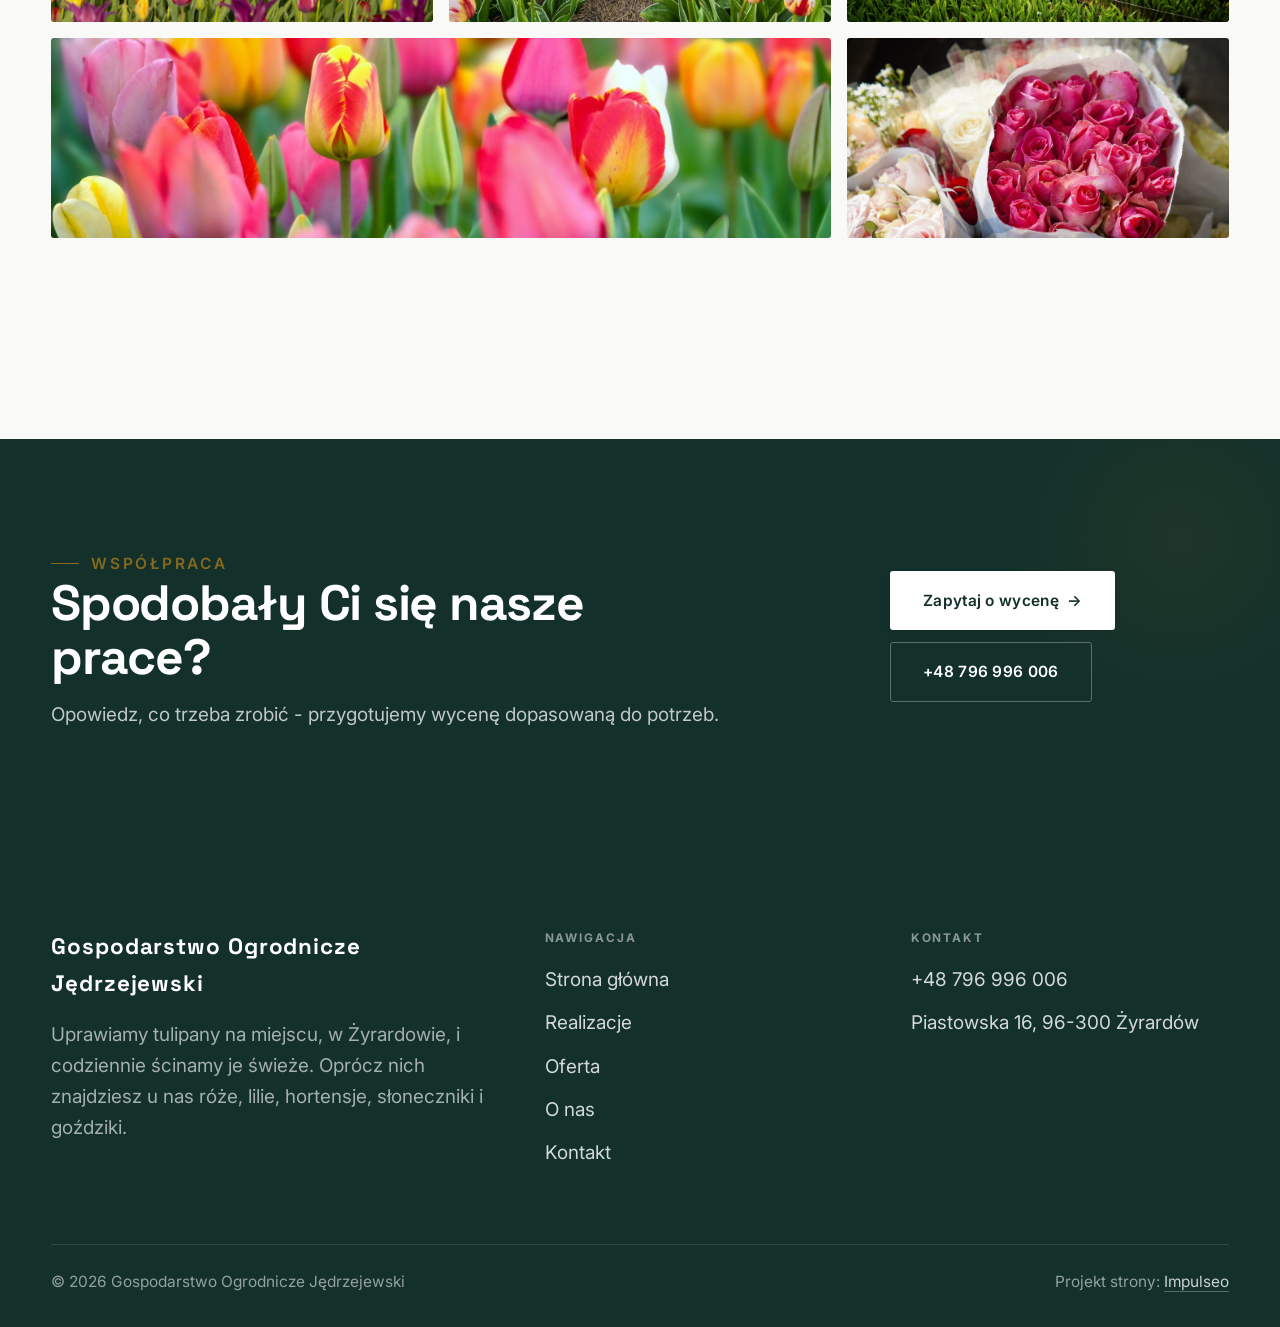
<file: realizacje.html>
<!DOCTYPE html>
<html lang="pl">
<head>
<meta name="robots" content="noindex, nofollow">
<meta charset="UTF-8">
<meta name="viewport" content="width=device-width, initial-scale=1.0">
<title>Realizacje - Gospodarstwo Ogrodnicze Jędrzejewski</title>
<meta name="description" content="Realizacje Gospodarstwo Ogrodnicze Jędrzejewski: Tulipany z naszej szklarni, Róże ogrodowe, Hortensje i kwiaty cięte, Słoneczniki, Goździki w pęczkach">
<link rel="preconnect" href="https://fonts.googleapis.com">
<link rel="preconnect" href="https://fonts.gstatic.com" crossorigin>
<link href="https://fonts.googleapis.com/css2?family=Space+Grotesk:wght@500;600;700&family=Inter:wght@400;500;600&display=swap" rel="stylesheet">
<link rel="stylesheet" href="assets/styles.css">
</head>
<body>

<header class="nav">
  <div class="wrap nav-inner">
    <a class="brand" href="index.html"><span class="name">Gospodarstwo Ogrodnicze Jędrzejewski</span><span class="sub">Gospodarstwo Ogrodnicze</span></a>
    <nav class="nav-links">
      <a href="index.html">Strona główna</a>
      <a href="realizacje.html" class="active">Realizacje</a>
      <a href="oferta.html">Oferta</a>
      <a href="o-nas.html">O nas</a>
      <a href="kontakt.html">Kontakt</a>
      <a href="kontakt.html" class="btn btn-accent">Zapytaj o wycenę</a>
    </nav>
    <button class="nav-toggle" aria-label="Menu"><span></span><span></span><span></span></button>
  </div>
</header>

<section class="pagehead">
  <img src="img/g16.jpg" alt="Gospodarstwo Ogrodnicze Jędrzejewski - Nasze prace">
  <div class="wrap">
    <span class="eyebrow">Realizacje</span>
    <h1>Nasze prace</h1>
    <p>Część tego, co u nas rośnie i co znajdziesz w sprzedaży. Asortyment zmienia się z sezonem.</p>
  </div>
</section>
<section>
  <div class="wrap">
    <div class="gallery">
      <div class="tile t-two3 reveal"><img src="img/g1.jpg" alt="Tulipany z naszej szklarni" loading="lazy"><div class="cap">Tulipany z naszej szklarni</div></div>
      <div class="tile t-third reveal"><img src="img/g2.jpg" alt="Róże ogrodowe" loading="lazy"><div class="cap">Róże ogrodowe</div></div>
      <div class="tile t-third reveal"><img src="img/g3.jpg" alt="Hortensje i kwiaty cięte" loading="lazy"><div class="cap">Hortensje i kwiaty cięte</div></div>
      <div class="tile t-third reveal"><img src="img/g4.jpg" alt="Słoneczniki" loading="lazy"><div class="cap">Słoneczniki</div></div>
      <div class="tile t-third reveal"><img src="img/g5.jpg" alt="Goździki w pęczkach" loading="lazy"><div class="cap">Goździki w pęczkach</div></div>
      <div class="tile t-third reveal"><img src="img/g6.jpg" alt="Lilie" loading="lazy"><div class="cap">Lilie</div></div>
      <div class="tile t-two3 reveal"><img src="img/g7.jpg" alt="Świeże tulipany" loading="lazy"><div class="cap">Świeże tulipany</div></div>
      <div class="tile t-third reveal"><img src="img/g8.jpg" alt="Gospodarstwo Ogrodnicze Jędrzejewski" loading="lazy"></div>
      <div class="tile t-third reveal"><img src="img/g9.jpg" alt="Gospodarstwo Ogrodnicze Jędrzejewski" loading="lazy"></div>
      <div class="tile t-third reveal"><img src="img/g10.jpg" alt="Gospodarstwo Ogrodnicze Jędrzejewski" loading="lazy"></div>
      <div class="tile t-two3 reveal"><img src="img/g11.jpg" alt="Gospodarstwo Ogrodnicze Jędrzejewski" loading="lazy"></div>
      <div class="tile t-third reveal"><img src="img/g12.jpg" alt="Gospodarstwo Ogrodnicze Jędrzejewski" loading="lazy"></div>
    </div>
    <p class="muted reveal" style="margin-top:var(--space-7);font-size:var(--text-sm);max-width:62ch">Zdjęcia poglądowe. Nasze realizacje z okolicy chętnie pokażemy na miejscu przy wycenie.</p>
  </div>
</section>
<section class="cta">
  <div class="wrap">
    <div class="reveal">
      <span class="eyebrow">Współpraca</span>
      <h2>Spodobały Ci się nasze prace?</h2>
      <p>Opowiedz, co trzeba zrobić - przygotujemy wycenę dopasowaną do potrzeb.</p>
    </div>
    <div class="cta-actions reveal">
      <a href="kontakt.html" class="btn btn-light">Zapytaj o wycenę <span class="arr">→</span></a>
      <a href="tel:+48796996006" class="btn btn-ghost" style="color:#fff;border-color:rgba(255,255,255,.3)">+48 796 996 006</a>
    </div>
  </div>
</section>

<footer>
  <div class="wrap">
    <div class="foot-grid">
      <div class="foot-brand">
        <div class="name">Gospodarstwo Ogrodnicze Jędrzejewski</div>
        <p>Uprawiamy tulipany na miejscu, w Żyrardowie, i codziennie ścinamy je świeże. Oprócz nich znajdziesz u nas róże, lilie, hortensje, słoneczniki i goździki.</p>
      </div>
      <div class="foot-col">
        <h4>Nawigacja</h4>
        <a href="index.html">Strona główna</a>
        <a href="realizacje.html">Realizacje</a>
        <a href="oferta.html">Oferta</a>
        <a href="o-nas.html">O nas</a>
        <a href="kontakt.html">Kontakt</a>
      </div>
      <div class="foot-col">
        <h4>Kontakt</h4>
        <a href="tel:+48796996006">+48 796 996 006</a>
        <p>Piastowska 16, 96-300 Żyrardów</p>
      </div>
    </div>
    <div class="foot-bot">
      <span>© 2026 Gospodarstwo Ogrodnicze Jędrzejewski</span>
      <span>Projekt strony: <a class="foot-credit" href="https://impulseo.pl" target="_blank" rel="noopener">Impulseo</a></span>
    </div>
  </div>
</footer>


<script src="assets/main.js"></script>
</body>
</html>
</file>
<file: assets/styles.css>
/* ============================================================
   STOLBASZ — premium, architektoniczny B2B fit-out
   Jasna paleta, zero brązu. System wg premium-web-craft.
   Projekt strony: Impulseo (impulseo.pl)
   ============================================================ */

:root{
  /* PALETA — jasna, architektoniczna, chłodna */
  --paper:#F2F9F4;          /* główne tło */
  --paper-2:#E0EFE6;        /* sekcje alternatywne (chłodny jasny szary) */
  --paper-3:#E0EFE6;        /* delikatne wypełnienia */
  --ink:#13302A;            /* tekst główny — chłodny grafit */
  --ink-soft:#1F4A3E;       /* nagłówki drugorzędne */
  --muted:#5C6E66;          /* tekst poboczny */
  --line:rgba(19,48,42,.12);/* hairline */
  --accent:#1FA866;         /* stonowany petrol-slate — jedyny akcent */
  --accent-d:#168A52;
  --accent-soft:rgba(31,168,102,.10);
  --dark:#13302A;           /* sekcje ciemne (stopka/CTA) */

  /* ODSTĘPY — skala 4/8 */
  --space-1:4px; --space-2:8px; --space-3:12px; --space-4:16px; --space-5:24px;
  --space-6:32px; --space-7:48px; --space-8:64px; --space-9:96px; --space-10:128px;

  /* TYPOGRAFIA — fluid clamp() (skala podbita 16.07.2026: większe, czytelniejsze litery — uwaga Adama) */
  --text-sm:clamp(.9rem,.87rem + .12vw,1rem);
  --text-base:clamp(1.08rem,1.04rem + .18vw,1.2rem);
  --text-lg:clamp(1.24rem,1.15rem + .34vw,1.44rem);
  --text-h3:clamp(1.34rem,1.22rem + .55vw,1.66rem);
  --text-h2:clamp(2.1rem,1.66rem + 2.1vw,3.1rem);
  --text-h1:clamp(2.9rem,2.1rem + 4vw,5.1rem);

  /* PROMIENIE — architektoniczne, raczej ostre */
  --r-sm:3px; --r-md:6px; --r-lg:10px;

  /* RUCH */
  --ease:cubic-bezier(.25,.46,.45,.94); --dur:.24s;

  /* CIENIE — miękkie, warstwowe */
  --sh-sm:0 1px 2px rgba(16,24,32,.04), 0 2px 8px rgba(16,24,32,.05);
  --sh-md:0 2px 6px rgba(16,24,32,.05), 0 12px 28px -8px rgba(16,24,32,.12);
  --sh-lg:0 6px 14px rgba(16,24,32,.07), 0 26px 56px -18px rgba(16,24,32,.22);

  --hairline:1px solid var(--line);

  --font-display:'Space Grotesk','Inter',sans-serif;
  --font-body:'Inter',sans-serif;
}

*{box-sizing:border-box;margin:0;padding:0}
html{scroll-behavior:smooth}
body{
  font-family:var(--font-body);
  font-size:var(--text-base);
  line-height:1.65;
  color:var(--ink);
  background:var(--paper);
  -webkit-font-smoothing:antialiased;
  text-rendering:optimizeLegibility;
}
img{max-width:100%;display:block}
a{color:inherit;text-decoration:none}

.wrap{width:min(92%,1180px);margin-inline:auto}
section{padding-block:clamp(52px,6.5vw,96px)}

h1,h2,h3{font-family:var(--font-display);font-weight:700;line-height:1.08;letter-spacing:-.02em;color:var(--ink)}
h1{font-size:var(--text-h1);letter-spacing:-.035em}
h2{font-size:var(--text-h2);letter-spacing:-.025em}
h3{font-size:var(--text-h3)}
p{max-width:65ch}

.eyebrow{
  font-family:var(--font-body);
  font-size:var(--text-sm);
  font-weight:600;
  letter-spacing:.18em;
  text-transform:uppercase;
  color:var(--accent);
  display:inline-flex;align-items:center;gap:var(--space-3);
}
.eyebrow::before{content:"";width:28px;height:1px;background:var(--accent);display:inline-block}

.muted{color:var(--muted)}
.lead{font-size:var(--text-lg);line-height:1.55;color:var(--ink-soft);max-width:50ch}

/* ---------- BUTTONS ---------- */
.btn{
  display:inline-flex;align-items:center;gap:var(--space-2);
  font-weight:600;font-size:var(--text-sm);letter-spacing:.02em;
  padding:var(--space-4) var(--space-6);
  border-radius:var(--r-sm);
  transition:transform var(--dur) var(--ease),box-shadow var(--dur) var(--ease),background var(--dur) var(--ease);
  cursor:pointer;border:1px solid transparent;
}
.btn-accent{background:var(--accent);color:#fff;box-shadow:var(--sh-sm)}
.btn-accent:hover{background:var(--accent-d);transform:translateY(-2px);box-shadow:var(--sh-md)}
.btn-accent:active{transform:translateY(0);box-shadow:var(--sh-sm)}
.btn-ghost{background:transparent;color:var(--ink);border-color:var(--line)}
.btn-ghost:hover{border-color:var(--accent);color:var(--accent);transform:translateY(-2px)}
.btn-light{background:#fff;color:var(--ink);box-shadow:var(--sh-sm)}
.btn-light:hover{transform:translateY(-2px);box-shadow:var(--sh-md)}
.btn .arr{transition:transform var(--dur) var(--ease)}
.btn:hover .arr{transform:translateX(4px)}

/* ---------- NAV ---------- */
.nav{
  position:sticky;top:0;z-index:50;
  background:color-mix(in srgb,var(--paper) 88%,transparent);
  backdrop-filter:saturate(140%) blur(10px);
  border-bottom:var(--hairline);
}
.nav-inner{display:flex;align-items:center;justify-content:space-between;height:72px}
.brand{display:flex;flex-direction:column;line-height:1}
.brand .name{font-family:var(--font-display);font-weight:800;font-size:1.35rem;letter-spacing:.04em}
.brand .sub{font-size:.62rem;letter-spacing:.34em;text-transform:uppercase;color:var(--muted);margin-top:5px}
.nav-links{display:flex;align-items:center;gap:var(--space-6)}
.nav-links a{font-size:var(--text-sm);font-weight:500;color:var(--ink-soft);position:relative;padding-block:4px;transition:color var(--dur) var(--ease)}
.nav-links a::after{content:"";position:absolute;left:0;bottom:0;width:0;height:1.5px;background:var(--accent);transition:width var(--dur) var(--ease)}
.nav-links a:hover,.nav-links a.active{color:var(--ink)}
.nav-links a:hover::after,.nav-links a.active::after{width:100%}
.nav-links .btn{padding:var(--space-2) var(--space-5)}
/* przyciski w nav: właściwy kolor (przebij .nav-links a) + bez podkreślenia */
.nav-links a.btn-accent{color:#fff}
.nav-links a.btn-ghost,.nav-links a.btn-light{color:var(--ink)}
.nav-links a.btn::after{display:none}
.nav-toggle{display:none;background:none;border:none;cursor:pointer;flex-direction:column;gap:5px;padding:8px}
.nav-toggle span{width:24px;height:2px;background:var(--ink);transition:var(--dur)}

/* ---------- HERO (split) ---------- */
.hero{position:relative;overflow:hidden;border-bottom:var(--hairline)}
.hero-grid{display:grid;grid-template-columns:1.05fr .95fr;gap:clamp(24px,4vw,60px);align-items:center;
  padding-block:clamp(36px,4.5vw,64px)}
.hero-copy .eyebrow{margin-bottom:var(--space-5)}
.hero-copy h1{margin-bottom:var(--space-5)}
.hero-copy .lead{margin-bottom:var(--space-7)}
.hero-actions{display:flex;flex-wrap:wrap;gap:var(--space-4)}
.hero-art{position:relative;aspect-ratio:4/3;border-radius:var(--r-lg);overflow:hidden;box-shadow:var(--sh-lg)}
.hero-art img{width:100%;height:100%;object-fit:cover}
.hero-art::after{content:"";position:absolute;inset:0;background:linear-gradient(180deg,transparent 55%,rgba(18,24,28,.28))}
.hero-badge{position:absolute;left:var(--space-5);bottom:var(--space-5);z-index:2;
  background:rgba(252,252,251,.94);backdrop-filter:blur(4px);
  border-radius:var(--r-md);padding:var(--space-4) var(--space-5);box-shadow:var(--sh-md);max-width:78%}
.hero-badge strong{display:block;font-family:var(--font-display);font-size:1rem;letter-spacing:-.01em}
.hero-badge span{font-size:var(--text-sm);color:var(--muted)}

/* ---------- HERO duży / kinowy (strona główna) ---------- */
.hero-cine{position:relative;min-height:clamp(560px,82vh,840px);min-height:clamp(560px,82svh,840px);display:flex;align-items:center;overflow:hidden;border-bottom:var(--hairline)}
.hero-cine>img{position:absolute;inset:0;width:100%;height:100%;object-fit:cover;z-index:0}
.hero-cine::after{content:"";position:absolute;inset:0;z-index:1;
  background:linear-gradient(95deg,rgba(13,18,23,.86) 0%,rgba(13,18,23,.64) 32%,rgba(13,18,23,.24) 62%,rgba(13,18,23,.04) 100%)}
.hero-cine .wrap{position:relative;z-index:2;padding-block:var(--space-8)}
.hero-cine .hero-copy{max-width:660px}
.hero-cine .eyebrow{color:#fff;margin-bottom:var(--space-5)}
.hero-cine .eyebrow::before{background:#fff}
.hero-cine h1{color:#fff;margin-bottom:var(--space-5);font-size:clamp(2.9rem,2rem + 4.4vw,5.2rem)}
.hero-cine .lead{color:rgba(255,255,255,.92);max-width:48ch;margin-bottom:var(--space-7)}
.hero-cine .hero-actions{display:flex;flex-wrap:wrap;gap:var(--space-4)}
@media(max-width:680px){
  .hero-cine{min-height:clamp(520px,76vh,640px);min-height:clamp(520px,76svh,640px);align-items:flex-end}
  .hero-cine::after{background:linear-gradient(0deg,rgba(13,18,23,.9) 6%,rgba(13,18,23,.45) 55%,rgba(13,18,23,.25) 100%)}
  .hero-cine .wrap{padding-bottom:var(--space-9)}
}

/* full-bleed hero variant (podstrony) */
.pagehead{position:relative;min-height:46vh;min-height:46svh;display:flex;align-items:flex-end;overflow:hidden;border-bottom:var(--hairline)}
.pagehead img{position:absolute;inset:0;width:100%;height:100%;object-fit:cover}
.pagehead::after{content:"";position:absolute;inset:0;background:linear-gradient(180deg,rgba(18,24,28,.25),rgba(18,24,28,.62))}
.pagehead .wrap{position:relative;z-index:2;padding-block:var(--space-9);color:#fff}
.pagehead h1{color:#fff;max-width:18ch}
.pagehead .eyebrow{color:#fff}
.pagehead .eyebrow::before{background:#fff}
.pagehead p{color:rgba(255,255,255,.86);margin-top:var(--space-4);max-width:54ch}

/* ---------- STRIP (pasek skrótów / liczby) ---------- */
.strip{background:var(--dark);color:#fff}
.strip .wrap{display:grid;grid-template-columns:repeat(4,1fr);gap:var(--space-6);padding-block:var(--space-8)}
.strip .item .k{font-family:var(--font-display);font-size:clamp(1.6rem,1.2rem + 1.4vw,2.4rem);font-weight:800;letter-spacing:-.02em;color:#fff}
.strip .item .v{font-size:var(--text-sm);color:rgba(255,255,255,.66);margin-top:var(--space-2);line-height:1.45}
.strip .item{border-left:2px solid var(--accent);padding-left:var(--space-5)}

/* ---------- SECTION HEAD ---------- */
.head{max-width:48rem;margin-bottom:var(--space-8)}
.head.center{margin-inline:auto;text-align:center}
.head .eyebrow{margin-bottom:var(--space-4)}
.head h2{margin-bottom:var(--space-4)}
.head p{color:var(--muted);font-size:var(--text-lg);line-height:1.55}
.head.center p{margin-inline:auto}

/* ---------- INTRO SPLIT ---------- */
.split{display:grid;grid-template-columns:.92fr 1.08fr;gap:clamp(28px,5vw,80px);align-items:center}
.split.rev{grid-template-columns:1.08fr .92fr}
.split.rev .split-art{order:-1}
.split-art{position:relative;aspect-ratio:5/4;border-radius:var(--r-lg);overflow:hidden;box-shadow:var(--sh-lg)}
.split-art img{width:100%;height:100%;object-fit:cover}
.split-copy h2{margin-bottom:var(--space-5)}
.split-copy p+p{margin-top:var(--space-4)}
.split-copy .btn{margin-top:var(--space-6)}

/* ---------- SERVICES (zakres) ---------- */
.svc-grid{display:grid;grid-template-columns:repeat(auto-fit,minmax(280px,1fr));gap:var(--space-5)}
.svc{background:#fff;border:var(--hairline);border-radius:var(--r-md);padding:var(--space-7) var(--space-6);
  transition:transform var(--dur) var(--ease),box-shadow var(--dur) var(--ease),border-color var(--dur) var(--ease);
  position:relative;overflow:hidden}
.svc::before{content:"";position:absolute;left:0;top:0;width:3px;height:0;background:var(--accent);transition:height var(--dur) var(--ease)}
.svc:hover{transform:translateY(-4px);box-shadow:var(--sh-md);border-color:transparent}
.svc:hover::before{height:100%}
.svc .ic{font-family:var(--font-display);font-size:.8rem;font-weight:700;letter-spacing:.12em;color:var(--accent);margin-bottom:var(--space-4)}
.svc h3{margin-bottom:var(--space-3);font-size:1.22rem}
.svc p{color:var(--muted);font-size:var(--text-base);line-height:1.6}

/* big detailed service rows */
.svc-row{display:grid;grid-template-columns:.8fr 1.2fr;gap:clamp(20px,4vw,60px);align-items:center;padding-block:var(--space-8)}
.svc-row+.svc-row{border-top:var(--hairline)}
.svc-row.rev{grid-template-columns:1.2fr .8fr}
.svc-row.rev .svc-row-art{order:-1}
.svc-row-art{aspect-ratio:4/3;border-radius:var(--r-md);overflow:hidden;box-shadow:var(--sh-md)}
.svc-row-art img{width:100%;height:100%;object-fit:cover}
.svc-row h3{font-size:1.5rem;margin-bottom:var(--space-4)}
.svc-row .num{font-family:var(--font-display);font-size:.85rem;font-weight:700;letter-spacing:.14em;color:var(--accent);display:block;margin-bottom:var(--space-3)}
.svc-row ul{list-style:none;margin-top:var(--space-4);display:flex;flex-direction:column;gap:var(--space-2)}
.svc-row li{position:relative;padding-left:var(--space-5);color:var(--muted);font-size:var(--text-base)}
.svc-row li::before{content:"";position:absolute;left:0;top:.62em;width:8px;height:1px;background:var(--accent)}

/* ---------- GALLERY (realizacje) ---------- */
.gallery{display:grid;grid-template-columns:repeat(12,1fr);gap:var(--space-4);grid-auto-rows:200px}
/* GALERIA MASONRY — pionowe zdjęcia (portrety beauty/wellness) bez przycinania: kolumny, height auto */
.gallery-masonry{column-count:3;column-gap:var(--space-4)}
@media(max-width:900px){.gallery-masonry{column-count:2}}
@media(max-width:560px){.gallery-masonry{column-count:1}}
.gallery-masonry .m-tile{break-inside:avoid;margin:0 0 var(--space-4);padding:0;position:relative;overflow:hidden;border-radius:var(--r-md);border:1px solid var(--line)}
.gallery-masonry .m-tile img{width:100%;height:auto;display:block}
.gallery-masonry .m-tile .cap{position:absolute;left:0;right:0;bottom:0;padding:var(--space-4);color:#fff;background:linear-gradient(0deg,rgba(0,0,0,.55),transparent);font-size:var(--text-sm)}
.gallery-masonry .m-tile .cap small{display:block;font-weight:400;opacity:.78;letter-spacing:.04em;text-transform:uppercase;font-size:.66rem;margin-top:3px}
.tile{position:relative;overflow:hidden;border-radius:var(--r-md);box-shadow:var(--sh-sm);
  transition:transform var(--dur) var(--ease),box-shadow var(--dur) var(--ease)}
.tile img{width:100%;height:100%;object-fit:cover;transition:transform .6s var(--ease)}
.tile:hover{box-shadow:var(--sh-md)}
.tile:hover img{transform:scale(1.05)}
.tile .cap{position:absolute;left:0;right:0;bottom:0;padding:var(--space-5) var(--space-4) var(--space-4);
  background:linear-gradient(transparent,rgba(18,24,28,.78));color:#fff;
  font-size:var(--text-sm);font-weight:600;letter-spacing:.01em;
  opacity:0;transform:translateY(8px);transition:var(--dur) var(--ease)}
.tile:hover .cap{opacity:1;transform:translateY(0)}
.tile .cap small{display:block;font-weight:400;opacity:.78;letter-spacing:.04em;text-transform:uppercase;font-size:.66rem;margin-top:3px}
/* bento spans */
.t-wide{grid-column:span 6}
.t-tall{grid-column:span 6;grid-row:span 2}
.t-std{grid-column:span 6}
.t-third{grid-column:span 4}
.t-two3{grid-column:span 8}

/* ---------- TRUST / WIARYGODNOŚĆ ---------- */
.trust{background:var(--paper-2)}
.trust-grid{display:grid;grid-template-columns:repeat(auto-fit,minmax(240px,1fr));gap:var(--space-5);margin-top:var(--space-7)}
.trust-card{background:#fff;border-radius:var(--r-md);padding:var(--space-7) var(--space-6);box-shadow:var(--sh-sm);border-top:3px solid var(--accent)}
.trust-card .big{font-family:var(--font-display);font-size:clamp(1.8rem,1.3rem + 1.6vw,2.6rem);font-weight:800;letter-spacing:-.02em;color:var(--ink);line-height:1}
.trust-card h3{font-size:1.12rem;margin:var(--space-3) 0 var(--space-2)}
.trust-card p{color:var(--muted);font-size:var(--text-base);line-height:1.55}

/* ---------- CTA band ---------- */
.cta{background:var(--dark);color:#fff;position:relative;overflow:hidden}
.cta .wrap{display:grid;grid-template-columns:1.4fr .6fr;gap:var(--space-7);align-items:center;position:relative;z-index:2}
.cta h2{color:#fff;max-width:20ch}
.cta p{color:rgba(255,255,255,.74);margin-top:var(--space-4)}
.cta-actions{display:flex;flex-direction:column;gap:var(--space-3);align-items:flex-start}
.cta::before{content:"";position:absolute;right:-80px;top:-80px;width:360px;height:360px;border-radius:50%;
  background:radial-gradient(circle,var(--accent-soft),transparent 70%)}

/* ---------- CONTACT ---------- */
.contact-grid{display:grid;grid-template-columns:.85fr 1.15fr;gap:clamp(28px,4vw,56px);align-items:start}
.info-list{display:flex;flex-direction:column;gap:var(--space-2)}
.info-row{display:flex;gap:var(--space-4);align-items:flex-start;padding-block:var(--space-4);border-bottom:var(--hairline)}
.info-row .ic{flex:none;width:42px;height:42px;display:grid;place-items:center;border-radius:50%;
  background:var(--accent-soft);color:var(--accent);font-size:1.05rem}
.info-row .lbl{font-size:.72rem;letter-spacing:.14em;text-transform:uppercase;color:var(--muted)}
.info-row .val{font-weight:600;font-size:var(--text-base);margin-top:2px}
.info-row a.val:hover{color:var(--accent)}
.map{border:none;border-radius:var(--r-lg);box-shadow:var(--sh-md);width:100%;height:100%;min-height:380px;filter:grayscale(.2) contrast(1.02)}
.form{background:#fff;border:var(--hairline);border-radius:var(--r-lg);padding:clamp(24px,3vw,40px);box-shadow:var(--sh-sm)}
.form .fld{margin-bottom:var(--space-5)}
.form label{display:block;font-size:var(--text-sm);font-weight:600;margin-bottom:var(--space-2)}
.form input,.form textarea{width:100%;font-family:inherit;font-size:var(--text-base);color:var(--ink);
  padding:var(--space-4);border:var(--hairline);border-radius:var(--r-sm);background:var(--paper);transition:border-color var(--dur)}
.form input:focus,.form textarea:focus{outline:none;border-color:var(--accent);background:#fff}
.form textarea{resize:vertical;min-height:120px}
.form .note{font-size:var(--text-sm);color:var(--muted);margin-top:var(--space-3)}

/* ---------- FOOTER ---------- */
footer{background:var(--dark);color:#fff;padding-block:var(--space-9) var(--space-6)}
.foot-grid{display:grid;grid-template-columns:1.4fr 1fr 1fr;gap:var(--space-7);margin-bottom:var(--space-8)}
.foot-brand .name{font-family:var(--font-display);font-weight:800;font-size:1.4rem;letter-spacing:.04em}
.foot-brand p{color:rgba(255,255,255,.62);margin-top:var(--space-4);font-size:var(--text-base);max-width:38ch}
.foot-col h4{font-size:.74rem;letter-spacing:.16em;text-transform:uppercase;color:rgba(255,255,255,.5);margin-bottom:var(--space-4)}
.foot-col a,.foot-col p{display:block;color:rgba(255,255,255,.82);font-size:var(--text-base);margin-bottom:var(--space-3)}
.foot-col a:hover{color:#fff}
.foot-bot{border-top:1px solid rgba(255,255,255,.12);padding-top:var(--space-5);display:flex;justify-content:space-between;flex-wrap:wrap;gap:var(--space-3);
  font-size:var(--text-sm);color:rgba(255,255,255,.55)}
.foot-bot a:hover{color:#fff}

/* ---------- REVEAL ---------- */
.reveal{opacity:0;transform:translateY(22px);transition:opacity .6s var(--ease),transform .6s var(--ease)}
.reveal.in{opacity:1;transform:none}

/* ---------- RESPONSIVE ---------- */
@media(max-width:920px){
  .hero-grid,.split,.split.rev,.svc-row,.svc-row.rev,.cta .wrap,.contact-grid,.foot-grid{grid-template-columns:1fr}
  .split.rev .split-art,.svc-row.rev .svc-row-art{order:0}
  .hero-art{aspect-ratio:16/10;max-height:420px}
  .strip .wrap{grid-template-columns:repeat(2,1fr);gap:var(--space-7)}
  .gallery{grid-auto-rows:180px}
  .t-wide,.t-tall,.t-std,.t-third,.t-two3{grid-column:span 6}
  .t-tall{grid-row:span 1}
  .cta-actions{flex-direction:row;flex-wrap:wrap}
  .foot-grid{gap:var(--space-6)}
}
@media(max-width:680px){
  .nav-links{position:fixed;inset:72px 0 auto 0;background:var(--paper);flex-direction:column;align-items:stretch;
    gap:0;padding:var(--space-4) 6%;border-bottom:var(--hairline);box-shadow:var(--sh-md);
    transform:translateY(-120%);transition:transform var(--dur) var(--ease)}
  .nav-links.open{transform:translateY(0)}
  .nav-links a{padding-block:var(--space-4);border-bottom:var(--hairline)}
  .nav-links .btn{margin-top:var(--space-3);justify-content:center}
  .nav-toggle{display:flex}
  .strip .wrap{grid-template-columns:1fr}
  .gallery{grid-template-columns:repeat(6,1fr)}
  .foot-grid{grid-template-columns:1fr}
}
@media(prefers-reduced-motion:reduce){
  *{animation-duration:.01ms!important;transition:none!important}
  .reveal{opacity:1!important;transform:none!important}
  html{scroll-behavior:auto}
}

/* ============================================================
   PREMIUM LAYER — destylat deep-researchu branż (anty-AI, spokój).
   Zmienne STOLBASZ (--accent/--ink/--paper/--line/--dark). Ruch ledwo
   zauważalny, krzywa cubic-bezier(.16,.84,.44,1); prefers-reduced-motion
   pokryte blanketem wyżej. Karty hairline zamiast cieni = #1 sygnał „nie-AI".
   ============================================================ */

/* więcej oddechu między sekcjami (liderzy: 110-130px) */
section{padding-block:clamp(64px,8vw,128px)}

/* 1) Aksamitny reveal — dłuższa, miękka krzywa zamiast „skoku" */
.reveal{transition:opacity .9s cubic-bezier(.16,.84,.44,1),transform .9s cubic-bezier(.16,.84,.44,1);will-change:opacity,transform}
/* stagger TYLKO w galerii (tam pozycja = porządek dzieci) */
.gallery .reveal:nth-child(2){transition-delay:.07s}
.gallery .reveal:nth-child(3){transition-delay:.14s}
.gallery .reveal:nth-child(4){transition-delay:.21s}
.gallery .reveal:nth-child(5){transition-delay:.28s}
.gallery .reveal:nth-child(6){transition-delay:.35s}

/* 2) Hero STATYCZNY na .hero-cine — Ken Burns CAŁKIEM WYŁĄCZONY 26.06 (3. zgłoszenie Szymona).
   GENEZA: animowanie scale na <img> hero z teksturami (cegły/framugi) re-samplinguje obraz
   klatka po klatce → na części ekranów drobne drganie/shimmer = „heroshot się trzęsie".
   translateY usunięto wcześniej, scale-only + will-change/GPU NIE wystarczyły do GWARANCJI gładkości.
   Krzysztof zażądał pewności („make sure, że błąd się nie pojawi") > efekt. Zero animacji = 0% drgania.
   Delikatny zoom zostaje TYLKO w pełnoekranowych hero gastro/studio (hg-bg/hs-bg — tło, inny
   mechanizm, chwalone, nigdy nie zgłaszane). NIE wracać do KB na .hero-cine bez realnego testu
   na sprzęcie klienta — to ryzyko regresji „trzęsienia”. */
/* BEZPIECZNY "wow" na hero = jednorazowy FADE-IN (opacity), nie zoom.
   opacity nie dotyka bitmapy → gładkie na KAŻDYM zdjęciu/ekranie/GPU, zero ryzyka migotania.
   Geometryczny ruch (scale/translate) na .hero-cine jest ZAKAZANY (bramka pilnuje). */
@keyframes heroFade{from{opacity:0}to{opacity:1}}
.hero-cine>img{transform:none;animation:heroFade 1.1s ease-out both}

/* 3) Akcentowy hairline pod nagłówkiem sekcji, który „rysuje się" przy wejściu */
.head h2{position:relative;padding-bottom:18px}
.head h2::after{content:"";position:absolute;left:0;bottom:0;height:1px;width:0;background:var(--accent);transition:width 1s cubic-bezier(.16,.84,.44,1) .15s}
.head.center h2::after{left:50%;transform:translateX(-50%)}
.head.reveal.in h2::after,.head.center.reveal.in h2::after{width:54px}

/* 4) Karty HAIRLINE zamiast cieni/zaokrągleń (najmocniejszy anty-AI detal) */
.svc{background:transparent;border:1px solid var(--line);border-radius:var(--r-sm);box-shadow:none}
.svc:hover{box-shadow:none;border-color:var(--accent);transform:translateY(-3px)}
.trust-card{background:transparent;box-shadow:none;border:1px solid var(--line);border-top:2px solid var(--accent);border-radius:var(--r-sm)}
.tile{box-shadow:none;border-radius:var(--r-sm)}
.tile:hover{box-shadow:none}

/* 5) Sticky-nav kondensuje się po przewinięciu (sygnał dopracowania) */
.nav{transition:box-shadow .4s ease,background .4s ease}
.nav.is-stuck{box-shadow:0 1px 0 var(--line),0 14px 30px -24px rgba(0,0,0,.45)}
.nav-inner{transition:height .35s var(--ease)}
.nav.is-stuck .nav-inner{height:60px}

/* 6) MANIFESTO — pełnoekranowy cytat-bohater (zastępuje generyczne „Dlaczego my") */
.manifesto{background:var(--paper-2);text-align:center}
.manifesto .wrap{max-width:60rem}
.manifesto p{font-family:var(--font-display);font-style:italic;font-size:clamp(1.6rem,1rem + 2.4vw,2.8rem);line-height:1.32;color:var(--ink-soft);margin-inline:auto;max-width:26ch;position:relative;padding-top:var(--space-8)}
.manifesto p::before{content:"";position:absolute;top:0;left:50%;transform:translateX(-50%);width:54px;height:1px;background:var(--accent)}
.manifesto p span{color:var(--accent);font-style:italic}

/* 7) GATEWAYS — 3 duże bramy-zdjęcia (zamiast paska menu usług) */
.gateways{display:grid;grid-template-columns:repeat(3,1fr);gap:var(--space-4)}
.gateway{position:relative;aspect-ratio:3/4;overflow:hidden;border-radius:var(--r-sm);display:block}
.gateway img{width:100%;height:100%;object-fit:cover;transition:transform .8s var(--ease),filter .5s var(--ease)}
.gateway::after{content:"";position:absolute;inset:0;background:linear-gradient(180deg,transparent 38%,rgba(18,24,28,.74))}
.gateway:hover img{transform:scale(1.05);filter:brightness(1.05)}
.gateway .g-ttl{position:absolute;left:0;right:0;bottom:0;z-index:2;padding:var(--space-6) var(--space-5);color:#fff;font-family:var(--font-display);font-size:1.45rem;letter-spacing:-.01em;line-height:1.15}
.gateway .g-ttl small{display:block;font-family:var(--font-body);font-size:var(--text-sm);font-weight:400;opacity:.82;letter-spacing:.03em;margin-top:5px}
@media(max-width:760px){.gateways{grid-template-columns:1fr}.gateway{aspect-ratio:16/10}}

/* 8) LOGO klienta w nagłówku (gdy podane --logo) */
/* 52px domyślnie (feedback Bartka 06.07.2026: 40px ginęło, uwaga padła 3x; ~56px sprawdzone na żywym demie anna-borowiec-makeup) */
.brand-logo{height:64px;width:auto;max-width:300px;object-fit:contain;display:block}
.nav.is-stuck .brand-logo{height:52px}
@media(max-width:680px){.brand-logo{height:46px;max-width:210px}}


/* === RWD: nagłówki na wąskich ekranach (dodane 17.07.2026 razem z fixem clamp) ===
   Po przywróceniu działania clamp() dolna granica --text-h1 (2.9rem) rozpychała
   dokument przy długich polskich słowach na telefonach. Tu ją zjeżdżamy. */
@media (max-width:560px){
  :root{
    --text-h1:clamp(1.9rem, 1.15rem + 4.4vw, 2.7rem);
    --text-h2:clamp(1.5rem, 1rem + 3vw, 2.1rem);
  }
  .hero-cine h1{font-size:clamp(1.9rem, 1.15rem + 4.4vw, 2.7rem)}
  h1,h2{overflow-wrap:break-word}
}

/* === auto-paleta ze zdjęć klienta (dopasowanie do estetyki socials) === */
:root{--accent:#84691F;--accent-d:#5E4A13;--accent-soft:rgba(132,105,31,0.10);--paper:#F9F9F8;--paper-2:#EFEFED;--paper-3:#E8E8E5;}

/* === HERO-FIT (29.07.2026) — hero DOPASOWUJE SIĘ do wysokości okna =========================
   Zgłoszenie K. 29.07: na jego laptopie przyciski CTA w hero były ucięte dolną krawędzią
   (Modern House). Pomiar headless (1512x879 → realny widok 792 px): dolna krawędź CTA
   wypadała 123 px POD ekranem. Nawet przy maksymalnym oknie (982) było -20 px.

   DLACZEGO POPRZEDNI FIX NIE DZIAŁAŁ: 27.07 dołożyliśmy @media(max-height:820px) — próg.
   Widok K. ma ~792-895 px, czyli TUŻ NAD progiem → reguła w ogóle się nie włączała.
   Progi są kruche: każdy inny laptop/dok/pasek zakładek przesuwa granicę.

   ROZWIĄZANIE: zero progów. Każdy rozmiar, który decyduje o wysokości hero (typografia,
   odstępy, padding), dostaje `min(dotychczasowa-wartość, X svh)` — czyli na wysokim ekranie
   nic się nie zmienia, a im niższe okno, tym płynniej mniejsze. Treści NIE ucinamy.

   Doklejane na SAM KONIEC styles.css (po motion) → wygrywa kaskadę, nie rusza reguł w miejscu.
   Weryfikacja: tools-retrofit/measure_fold.py (mierzy zapas pod CTA dla 720/800/879/982). */

/* ---------- HERO KINOWY (strona główna, rodziny „editorial") ---------- */
.hero-cine .wrap{padding-block:min(var(--space-8),4svh)}
.hero-cine .eyebrow{margin-bottom:min(var(--space-5),2svh)}
.hero-cine h1{font-size:min(clamp(2.9rem,2rem + 4.4vw,5.2rem),7.6svh);
  margin-bottom:min(var(--space-5),2.4svh)}
.hero-cine .lead{font-size:min(1.125rem,2.3svh);line-height:1.55;
  margin-bottom:min(var(--space-7),3.2svh)}

/* ---------- HERO FACHOWCY — wariant A (pełny ekran) ---------- */
.hf-panel{padding-top:min(clamp(6.5rem,13vh,9rem),11svh);
  padding-bottom:min(clamp(2.6rem,6vh,3.6rem),4svh)}
.hf-title{font-size:min(clamp(2.3rem,1.6rem + 3.2vw,4.3rem),7svh);
  margin-top:min(var(--space-4),1.8svh);margin-bottom:min(var(--space-4),1.8svh)}
.hf-lead{font-size:min(1.18rem,2.3svh);line-height:1.5}
.hf-phone{margin-top:min(var(--space-6),2.8svh);margin-bottom:min(var(--space-5),2.2svh)}
.hf-phone-num{font-size:min(clamp(2rem,1.5rem + 2.4vw,3.05rem),5.2svh)}
.hf-trust{margin-top:min(var(--space-6),2.6svh);padding-top:min(var(--space-4),1.6svh)}

/* Telefon: tam liczy się czytelność, nie upychanie — skalowanie wysokością wyłączone,
   bo przy 844 px wysokości ekranu svh-limity zaczęłyby zmniejszać tekst bez potrzeby. */
@media(max-width:680px){
  .hero-cine h1{font-size:clamp(1.9rem,1.15rem + 4.4vw,2.7rem)}
  .hero-cine .lead{font-size:.98rem}
  .hf-title{font-size:clamp(2.1rem,1.6rem + 3.2vw,3rem)}
  .hf-lead{font-size:1rem}
  .hf-phone-num{font-size:clamp(1.9rem,1.5rem + 2.4vw,2.5rem)}
}
/* === /HERO-FIT === */


/* ====== IMPULSEO-FIX-20260731 ======================================================
   1) PODPIS w stopce jest teraz linkiem do impulseo.pl - ma być widocznie klikalny.
   2) ŻYWY NAGŁÓWEK: warstwa przenikających kadrów (.mt-hero-layer) miała z-index:1, więc
      lądowała NAD przyciemnieniem hero, a w rodzinie „fachowcy" nawet nad panelem z tekstem
      (.hf-panel nie miał własnego z-index). Efekt: przy zmianie zdjęcia napis znikał i wracał.
      Teraz warstwa idzie tam, gdzie zdjęcie tła (z-index:-2), a treść nagłówka dostaje twardy
      z-index:3. Zmieniają się WYŁĄCZNIE zdjęcia w tle - napis stoi nieruchomo.
      (hero-cine celowo pominięte: tam img ma z-index:0 i układ był poprawny.) */
.foot-bot a.foot-credit{color:rgba(255,255,255,.78);text-decoration:none;border-bottom:1px solid rgba(255,255,255,.28)}
.foot-bot a.foot-credit:hover{color:#fff;border-bottom-color:#fff}
.hero-fach > img.mt-hero-layer,.hero-gastro > img.mt-hero-layer,.hero-auto > img.mt-hero-layer,
.hero-dom > img.mt-hero-layer,.hero-studio > img.mt-hero-layer{z-index:-2}
.hf-panel,.hf-inner,.hd-panel,.hk-panel,.ha-inner,.hs-inner,.hg-inner{position:relative;z-index:3}
/* ====== koniec IMPULSEO-FIX-20260731 ====== */
</file>
